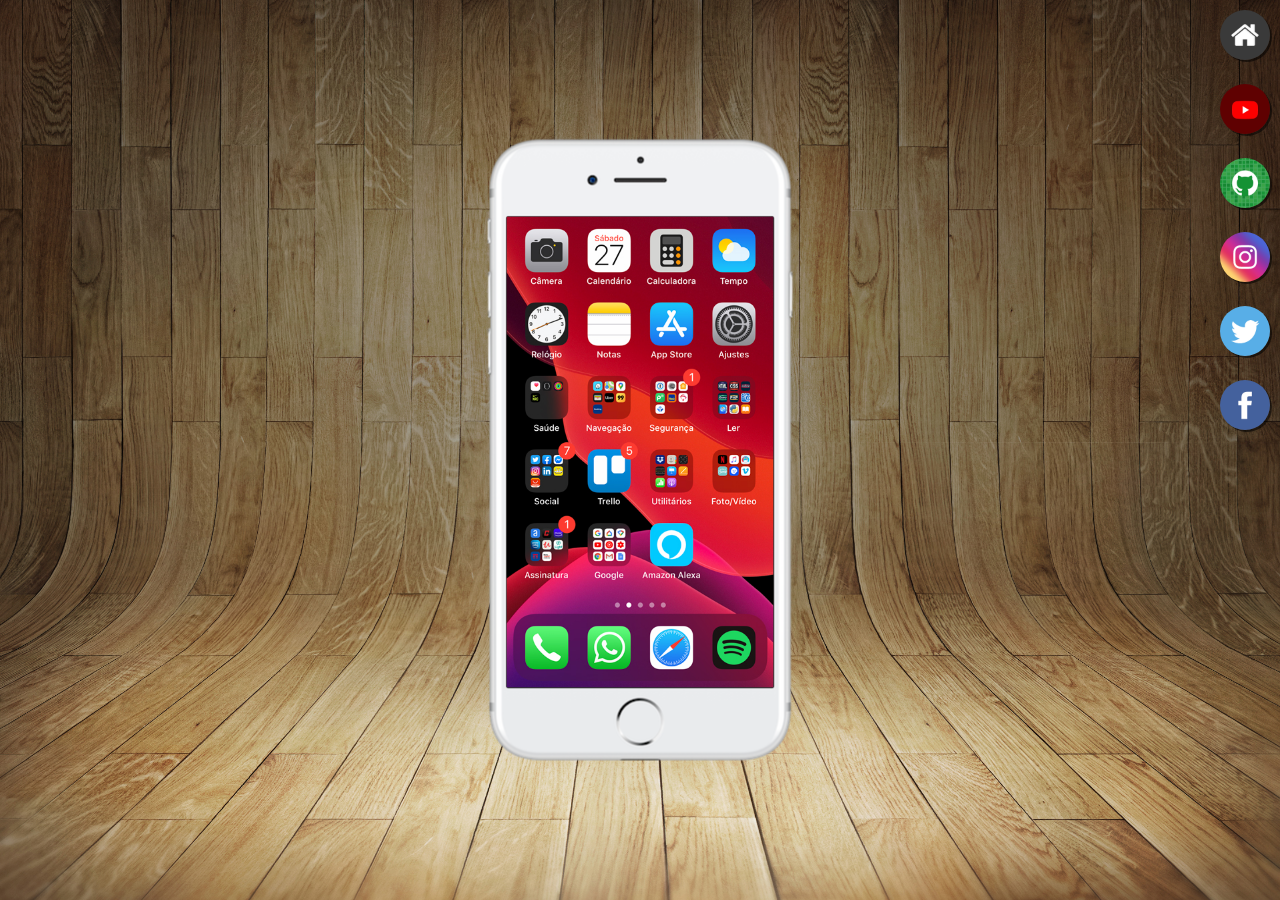
<file: index.html>
<!DOCTYPE html>
<html lang="en">
<head>
    <meta charset="UTF-8">
    <meta name="viewport" content="width=device-width, initial-scale=1.0">
    <link rel="shortcut icon" href="favicon.ico" type="image/x-icon">
    <link rel="stylesheet" href="estilos/style.css">
    <title>Projeto Redes Sociais</title>
</head>
<body>
    <main>
        <section id="telefone">
            <iframe src="home.html" name="tela" id="tela" frameborder="0"></iframe>
        </section>
        <section id="redes-sociais">
            <a href="home.html" target="tela"><img src="imagens/logo-home.jpg" alt="home"></a><br>
            <a href="youtube.html" target="tela"><img src="imagens/logo-youtube.jpg" alt="Logo youtube"></a><br>
            <a href="github.html" target="tela"><img src="imagens/logo-github.jpg" alt="Logo Github"></a><br>
            <a href="instagram.html" target="tela"><img src="imagens/logo-instagram.jpg" alt="Logo Instagram"></a><br>
            <a href="twitter.html" target="tela"><img src="imagens/logo-twitter.jpg" alt="Logo Twitter"></a><br>
            <a href="facebook.html" target="tela"><img src="imagens/logo-facebook.jpg" alt="Logo Facebook"></a><br>
        </section>
    </main>
</body>
</html>
</file>
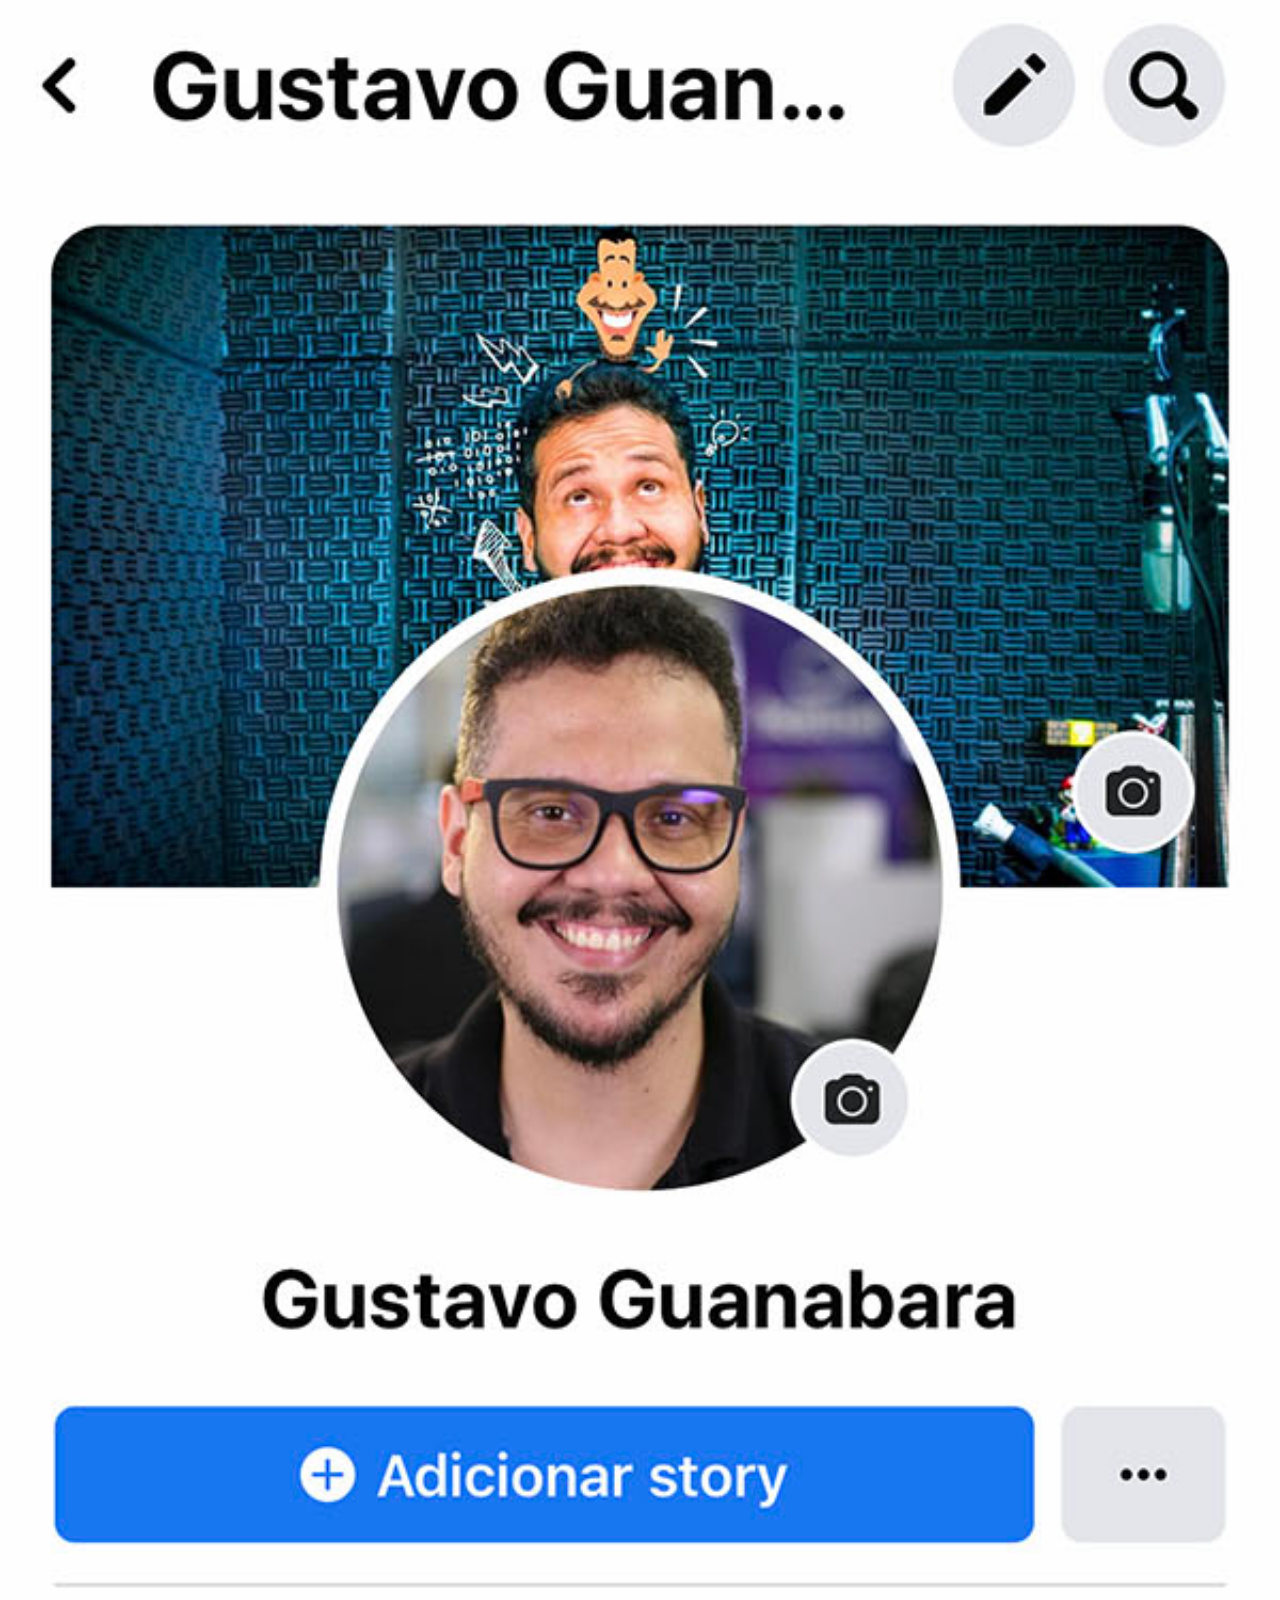
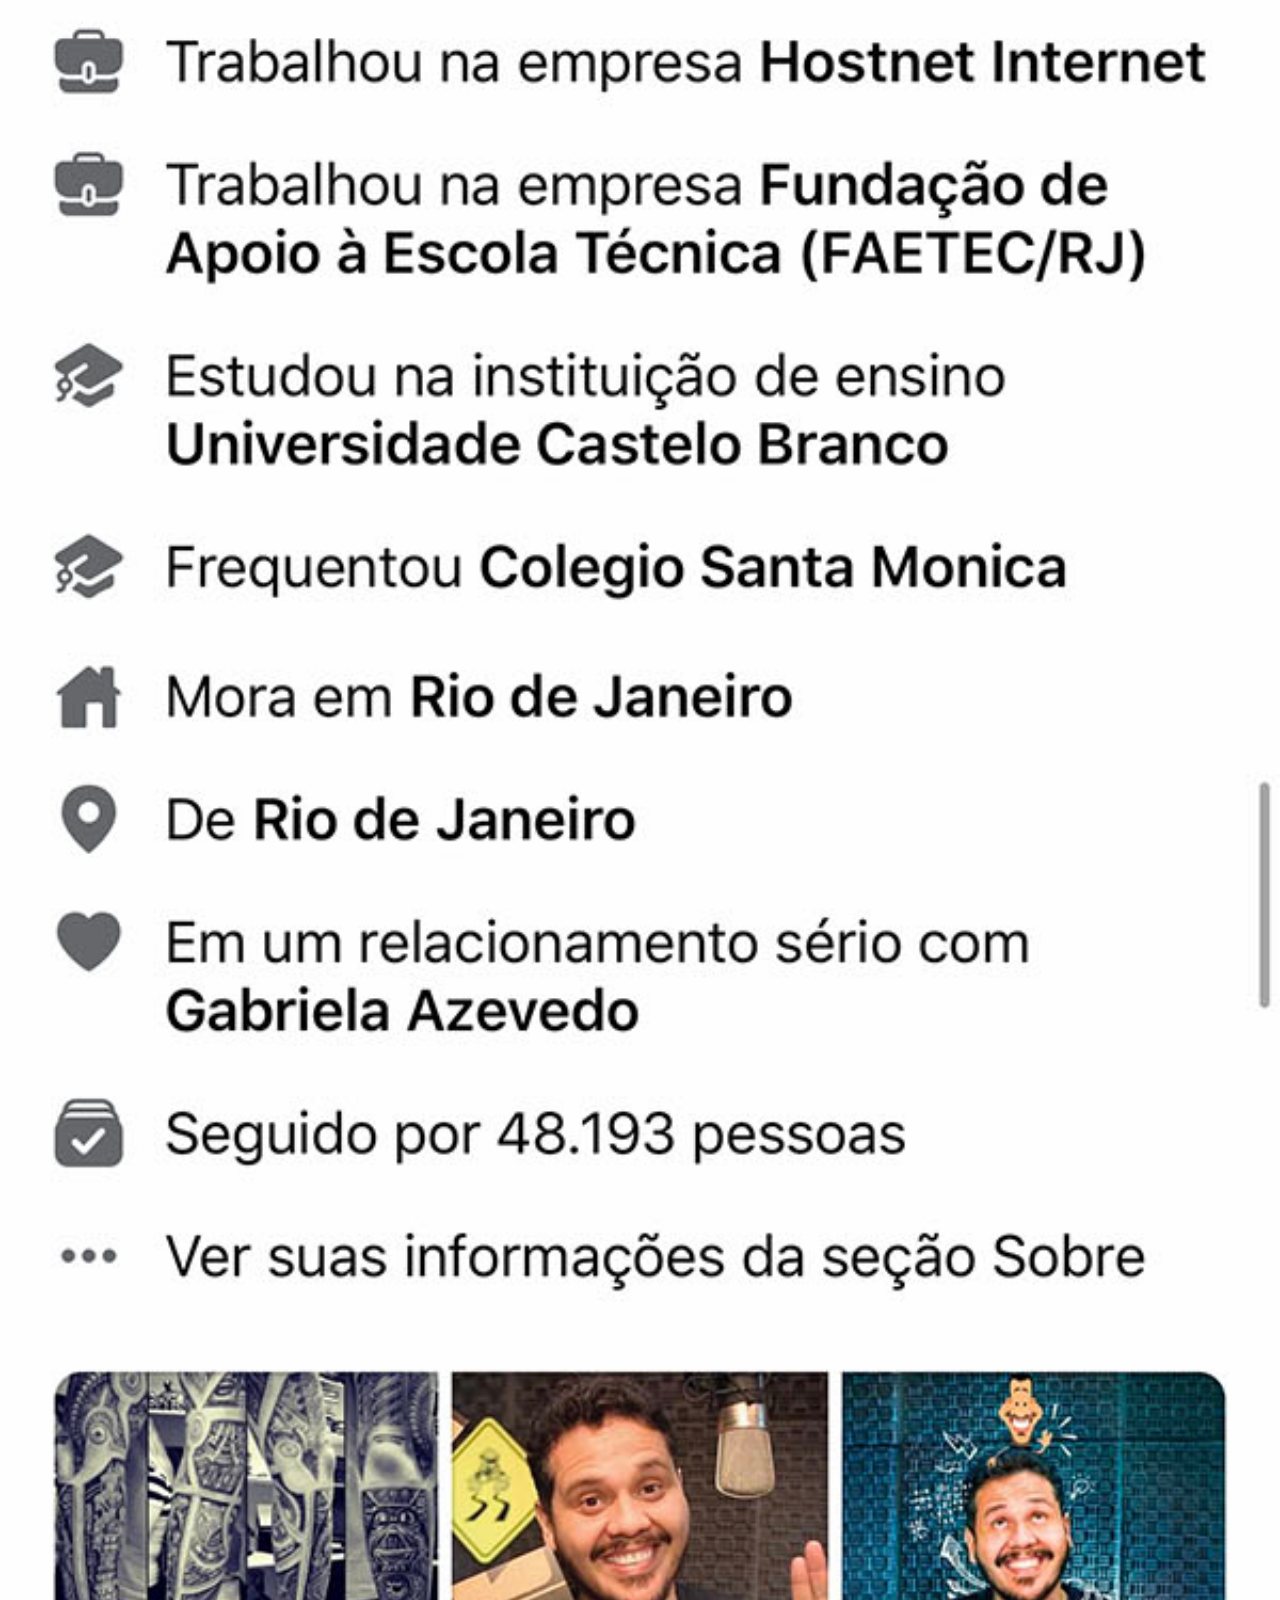
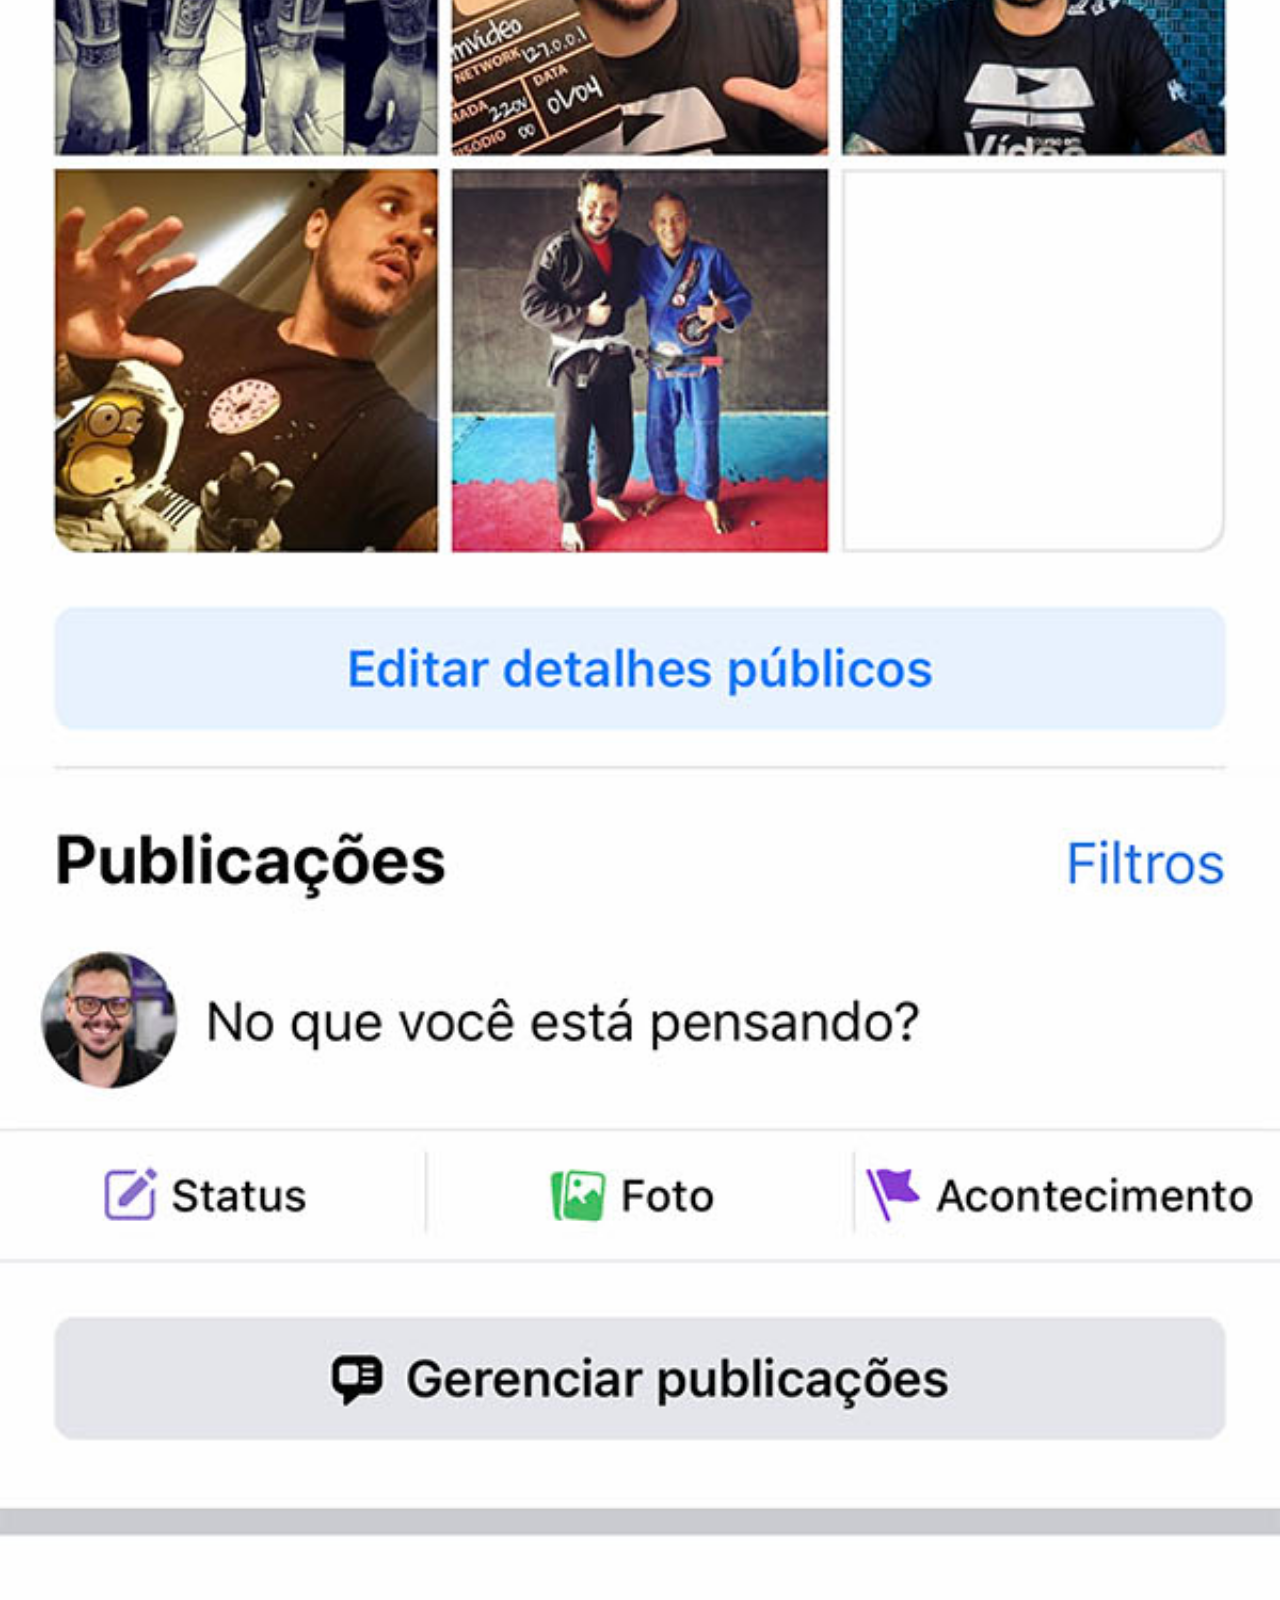
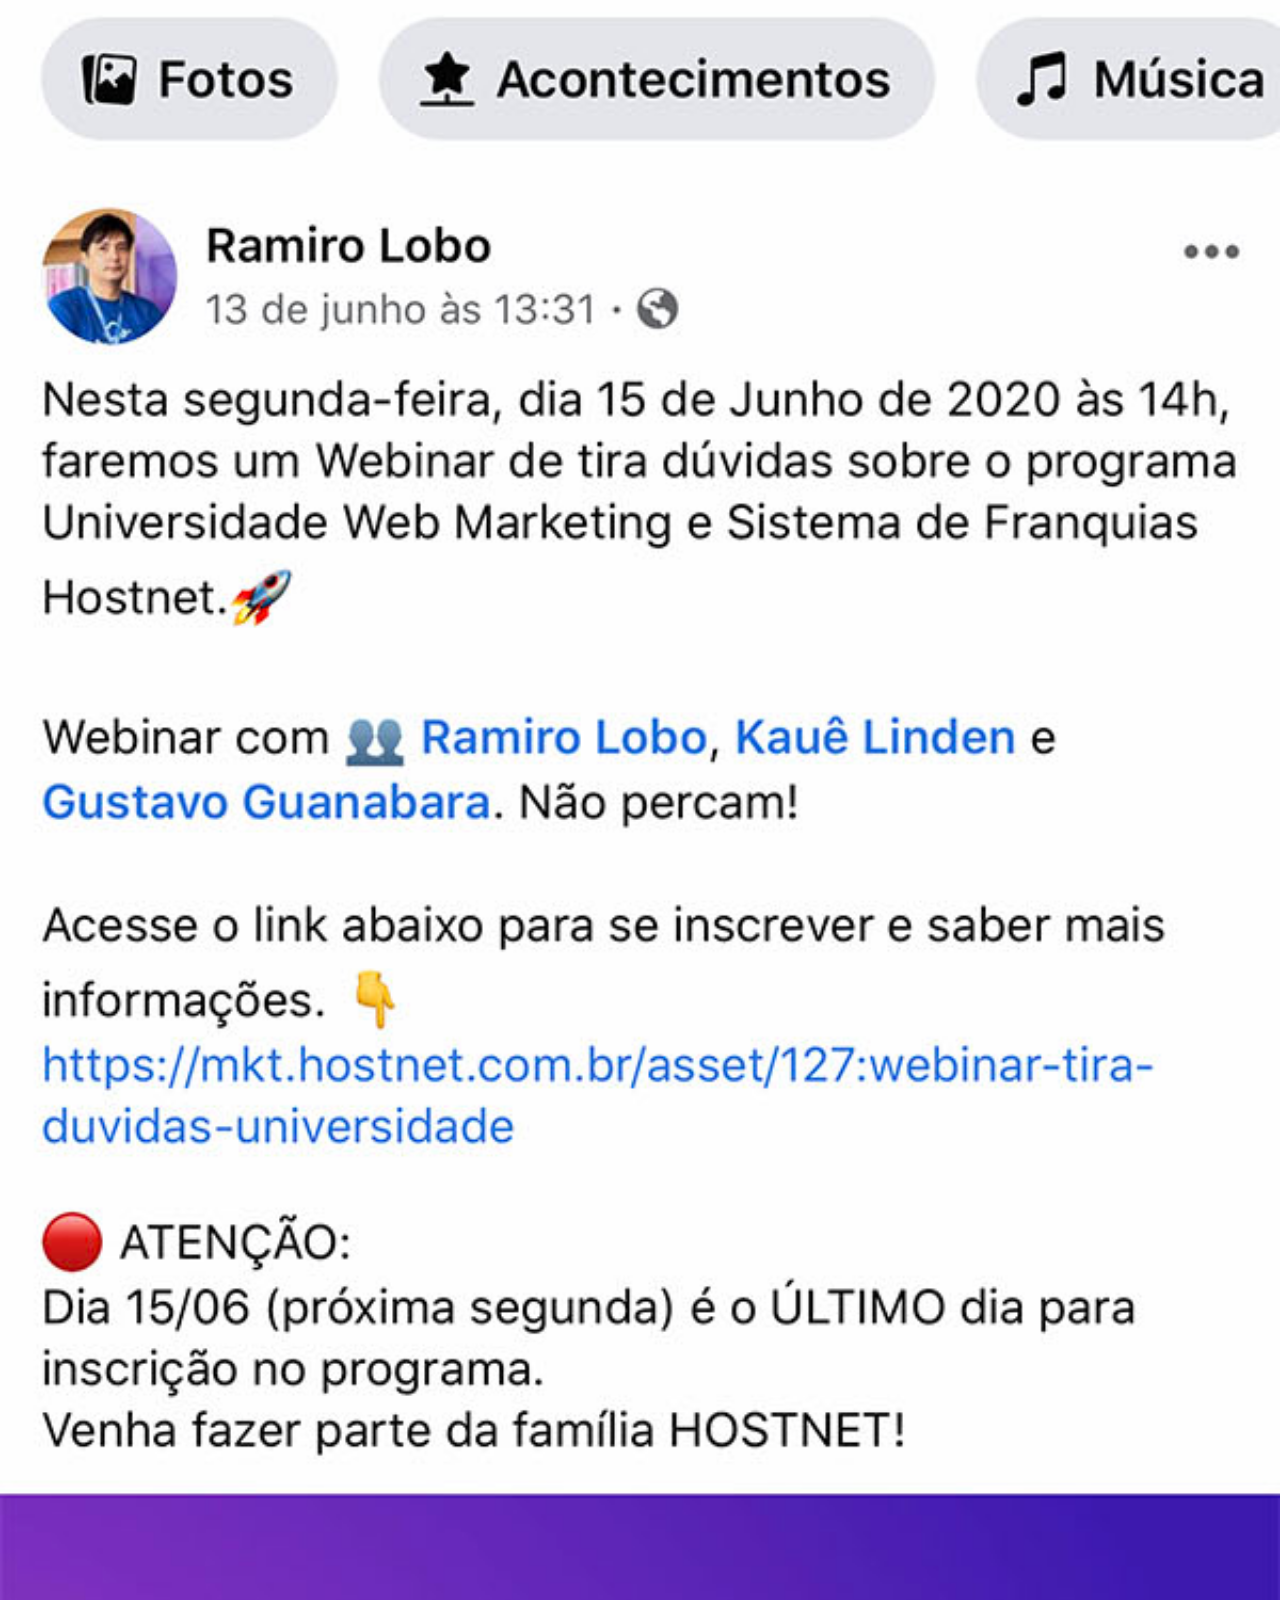
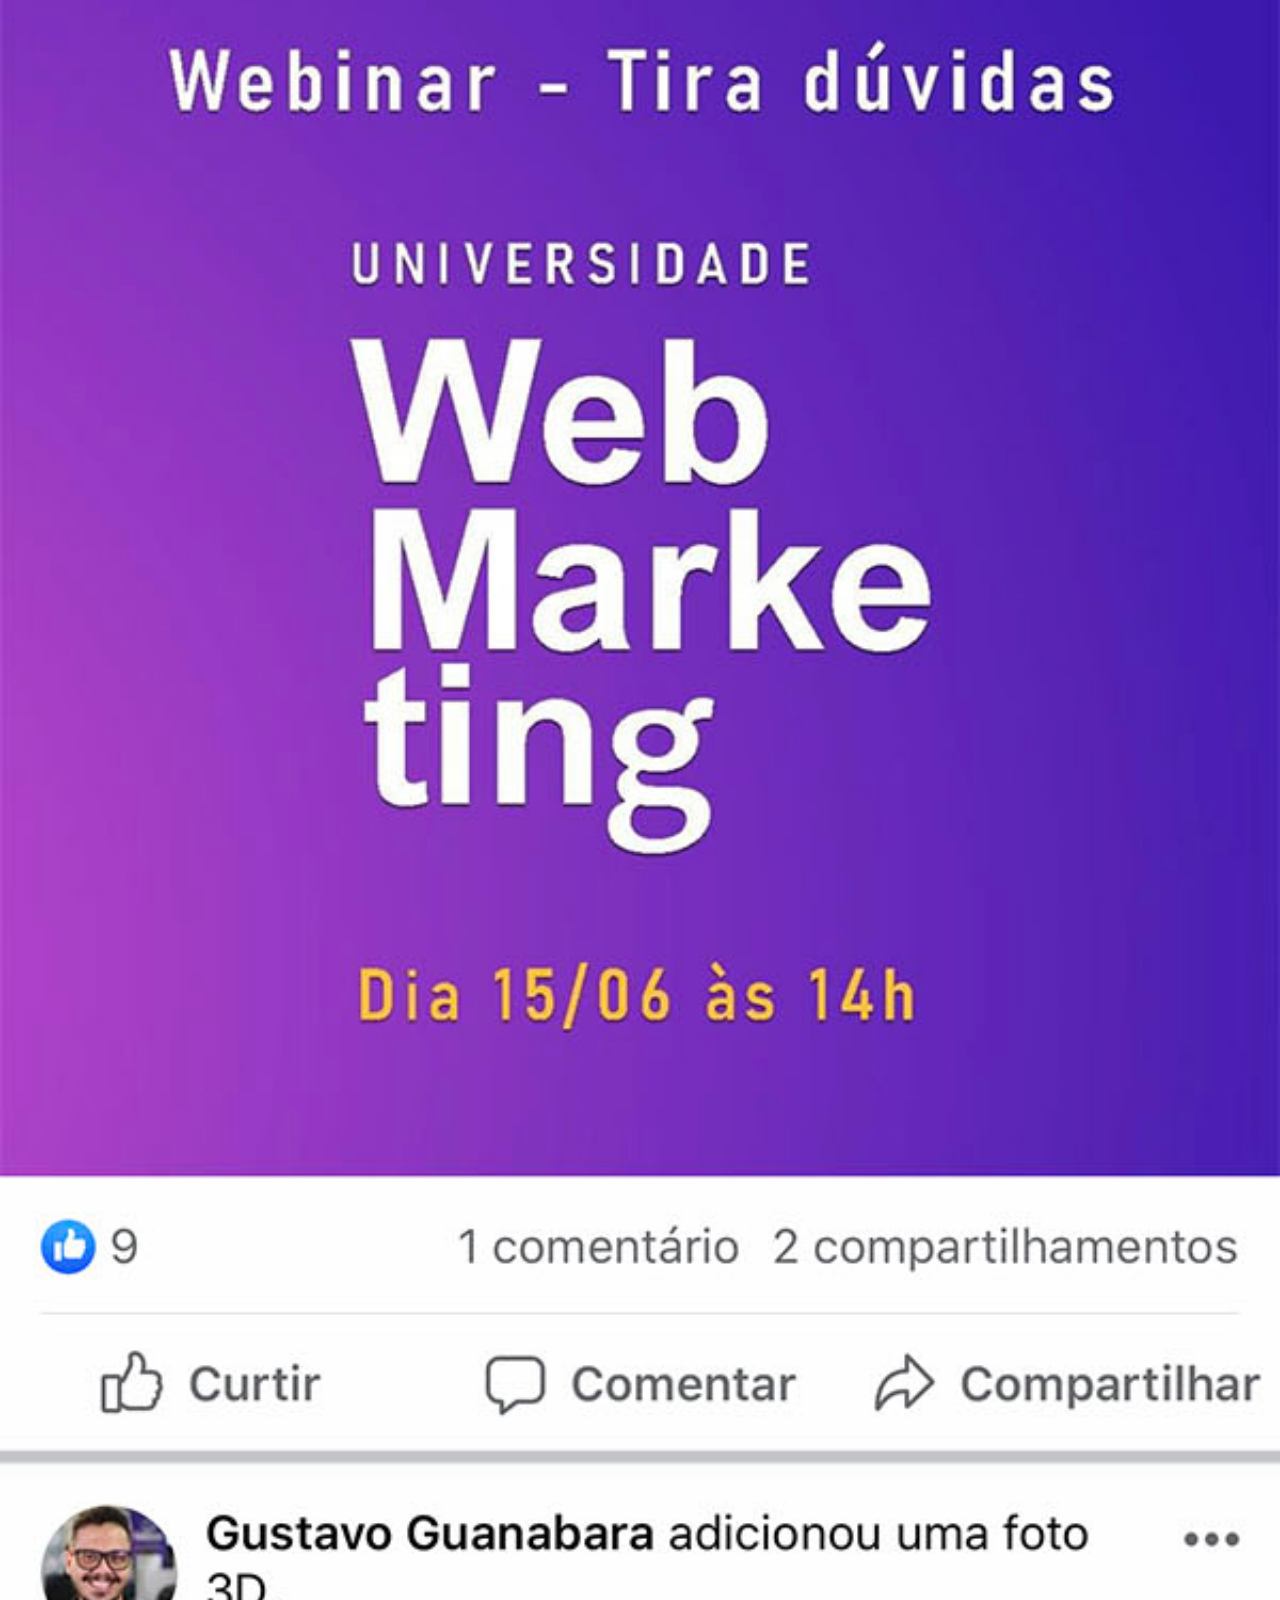
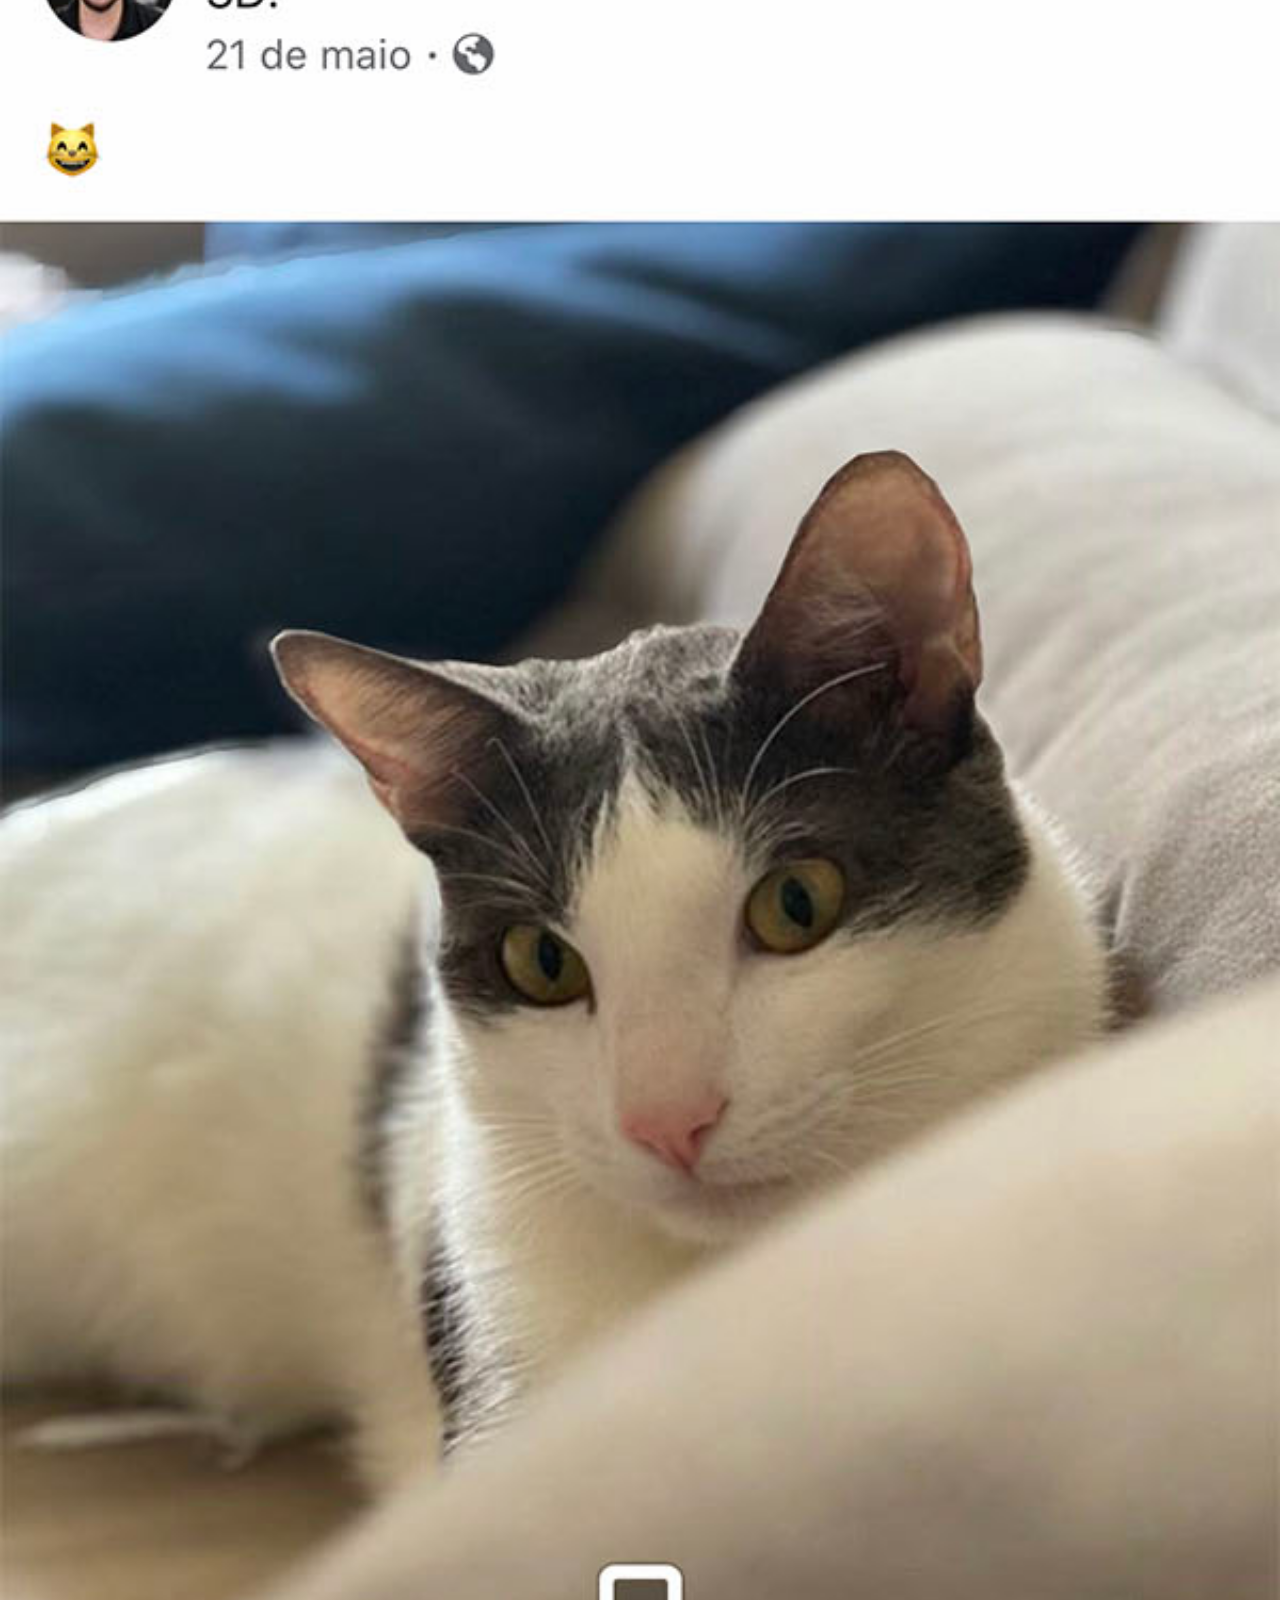
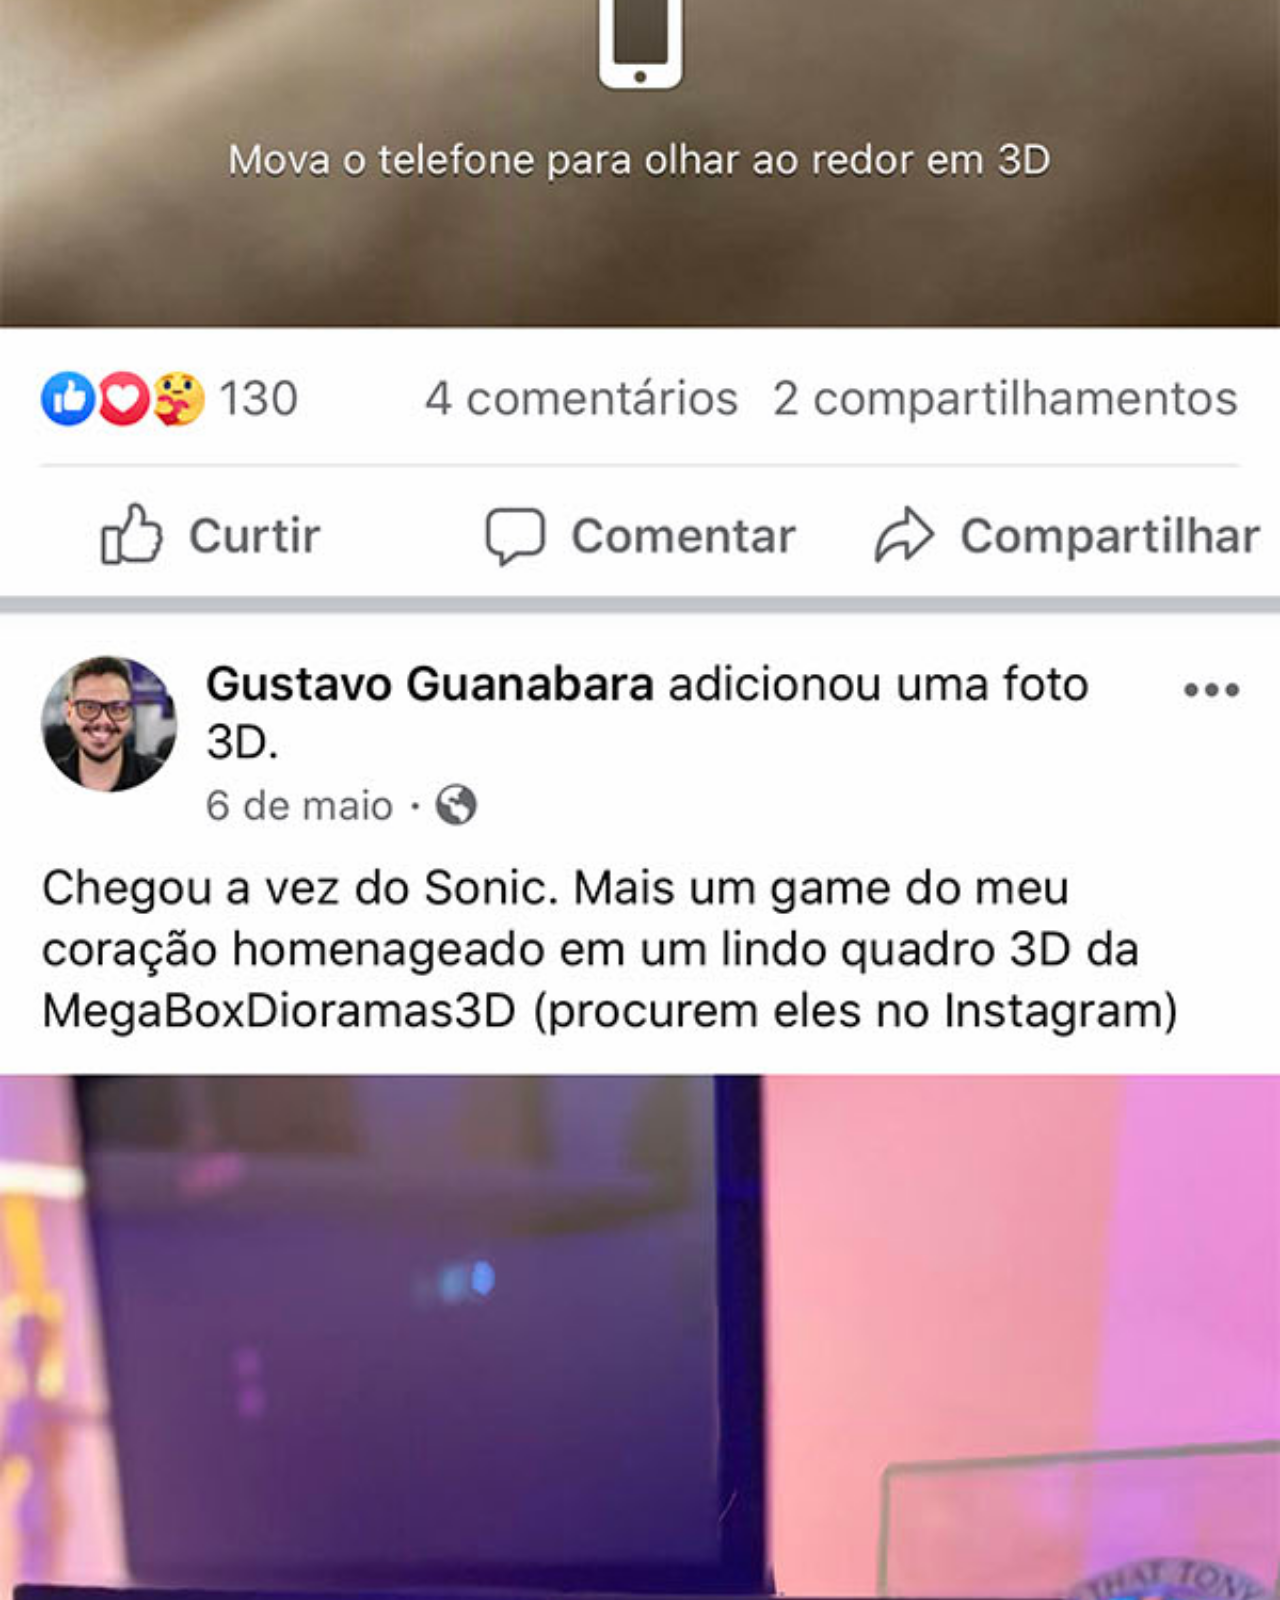
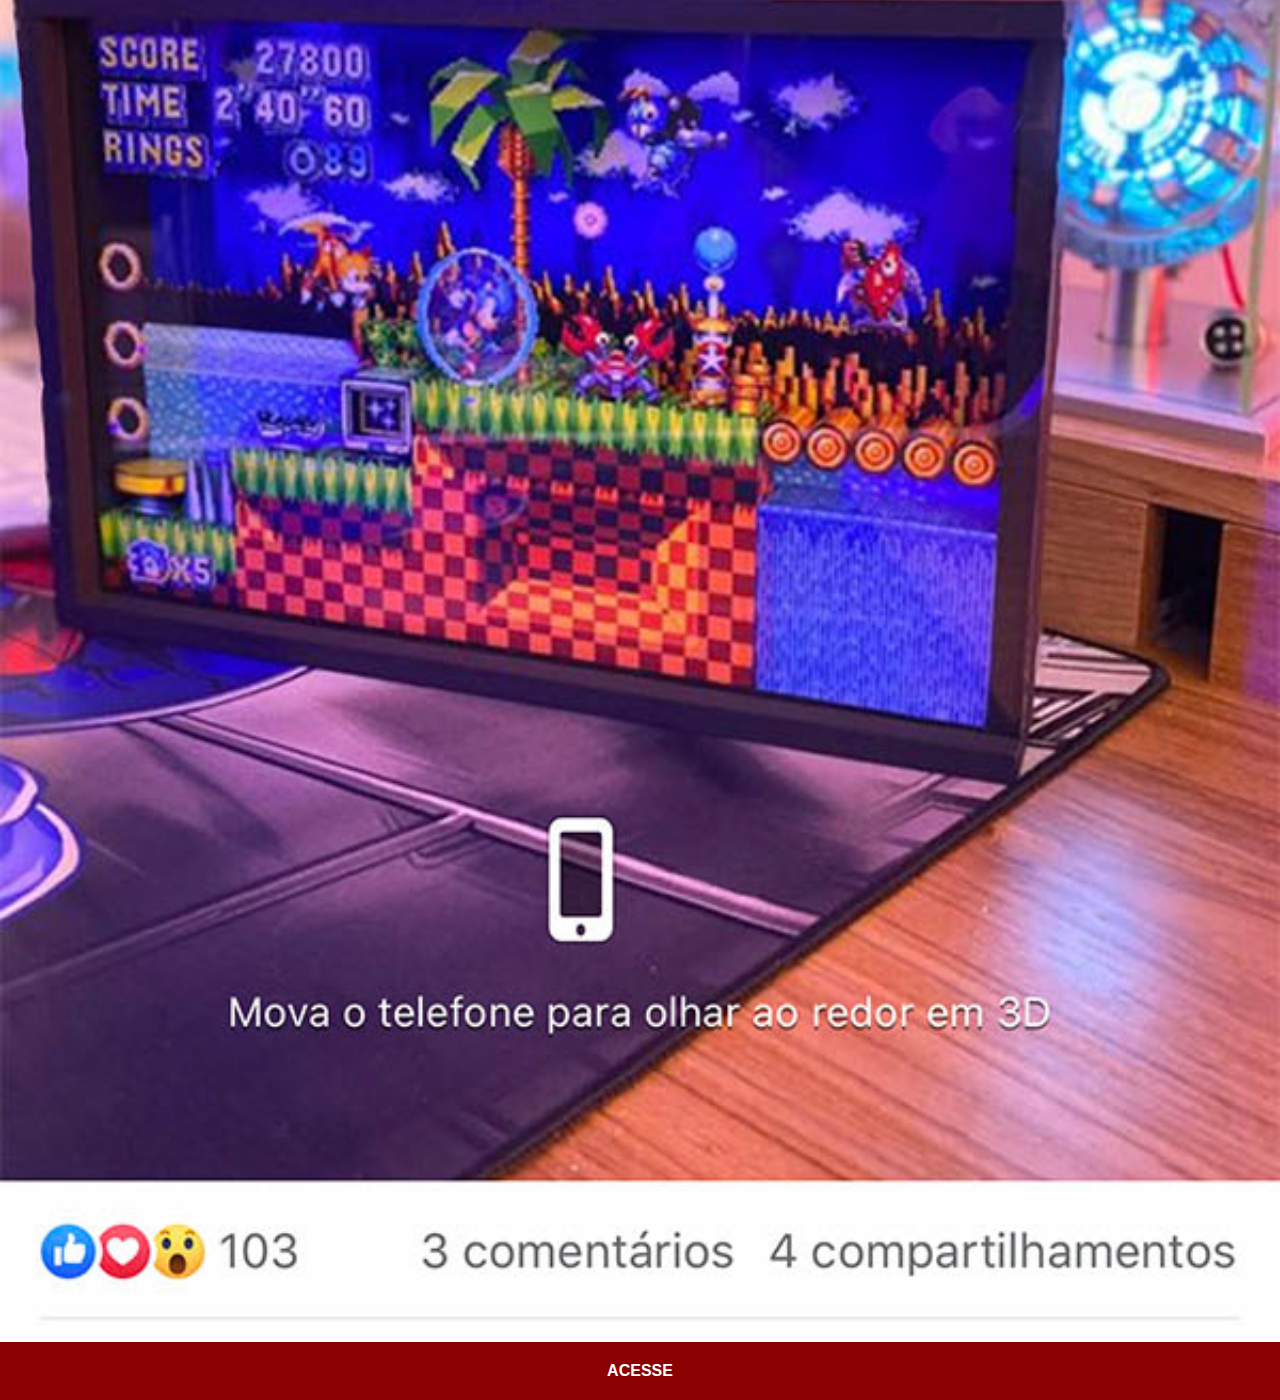
<file: facebook.html>
<!DOCTYPE html>
<html lang="en">
<head>
    <meta charset="UTF-8">
    <meta name="viewport" content="width=device-width, initial-scale=1.0">
    <title>Facebook</title>
    <link rel="stylesheet" href="estilos/social.css">
</head>
<body>
    <img src="imagens/tela-facebook.jpg" alt="Facebook">
    <a href="#" target="_blank">ACESSE</a>
</body>
</html>
</file>
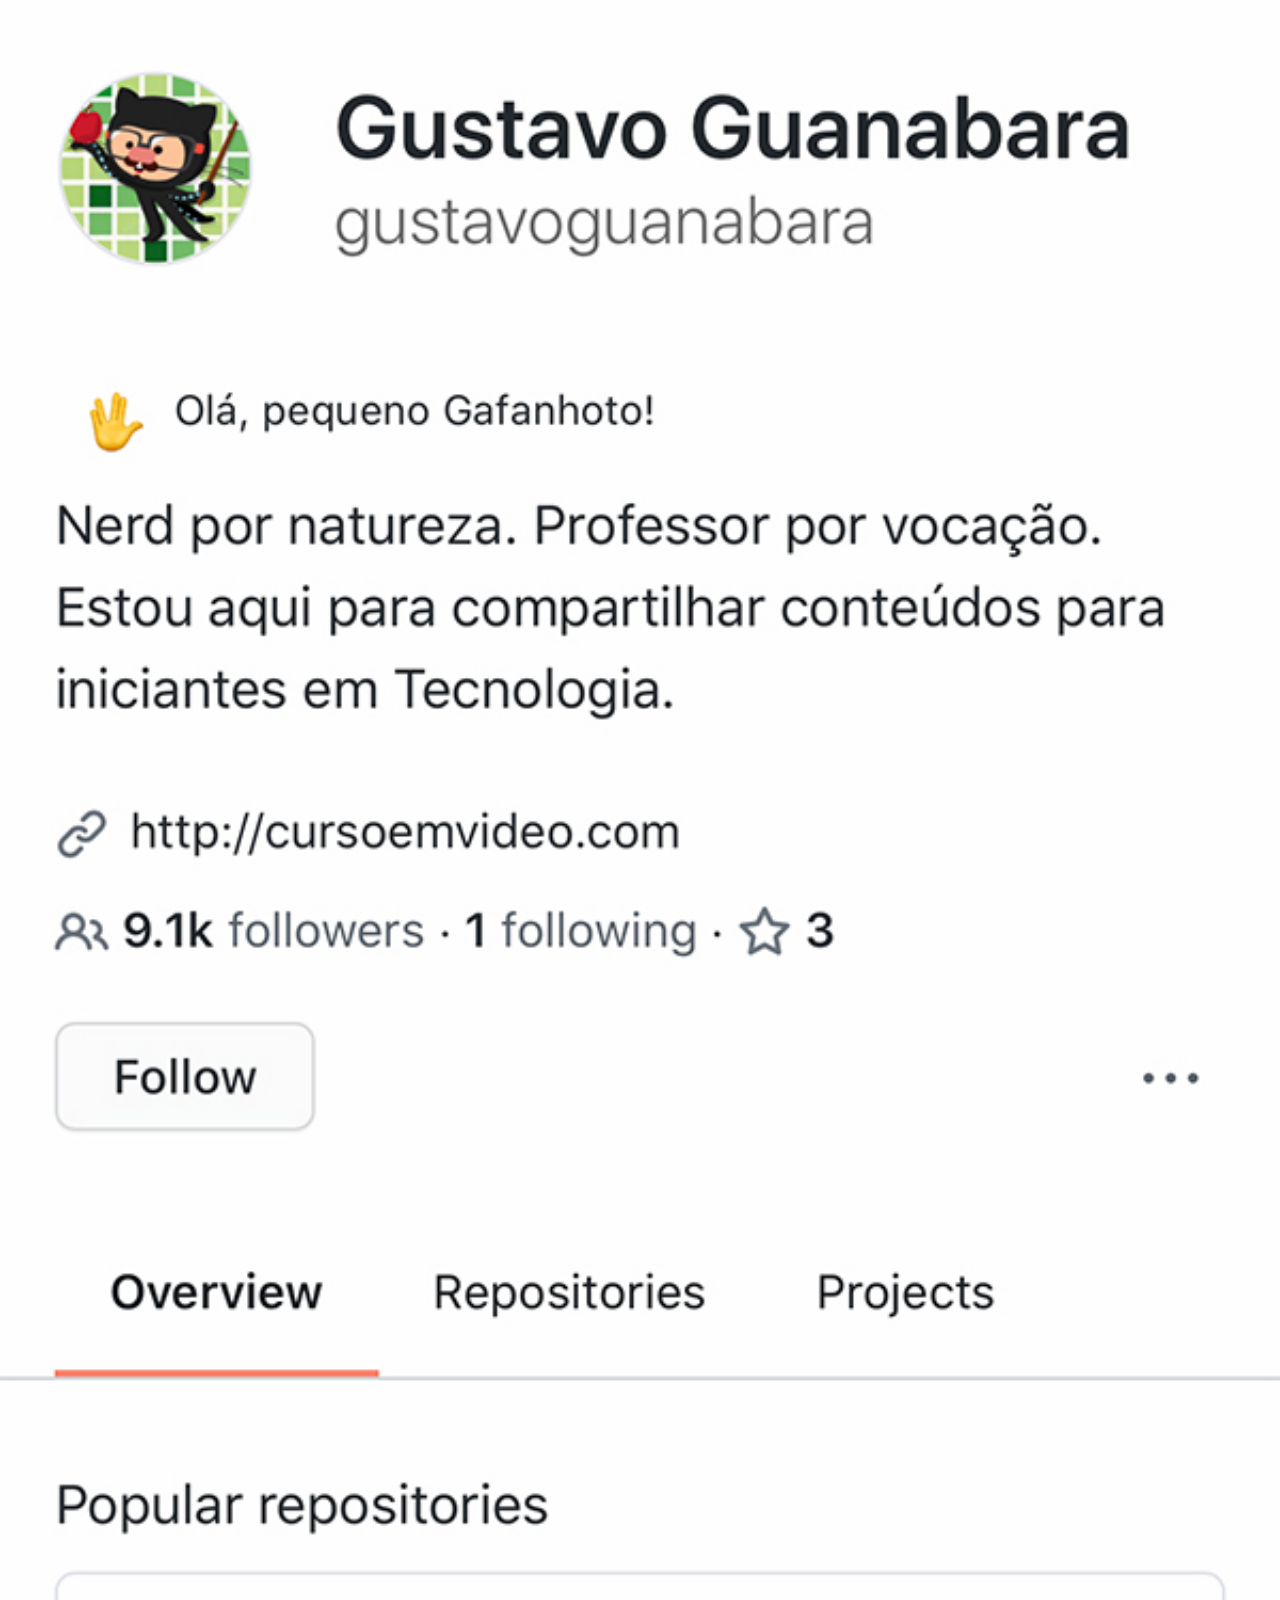
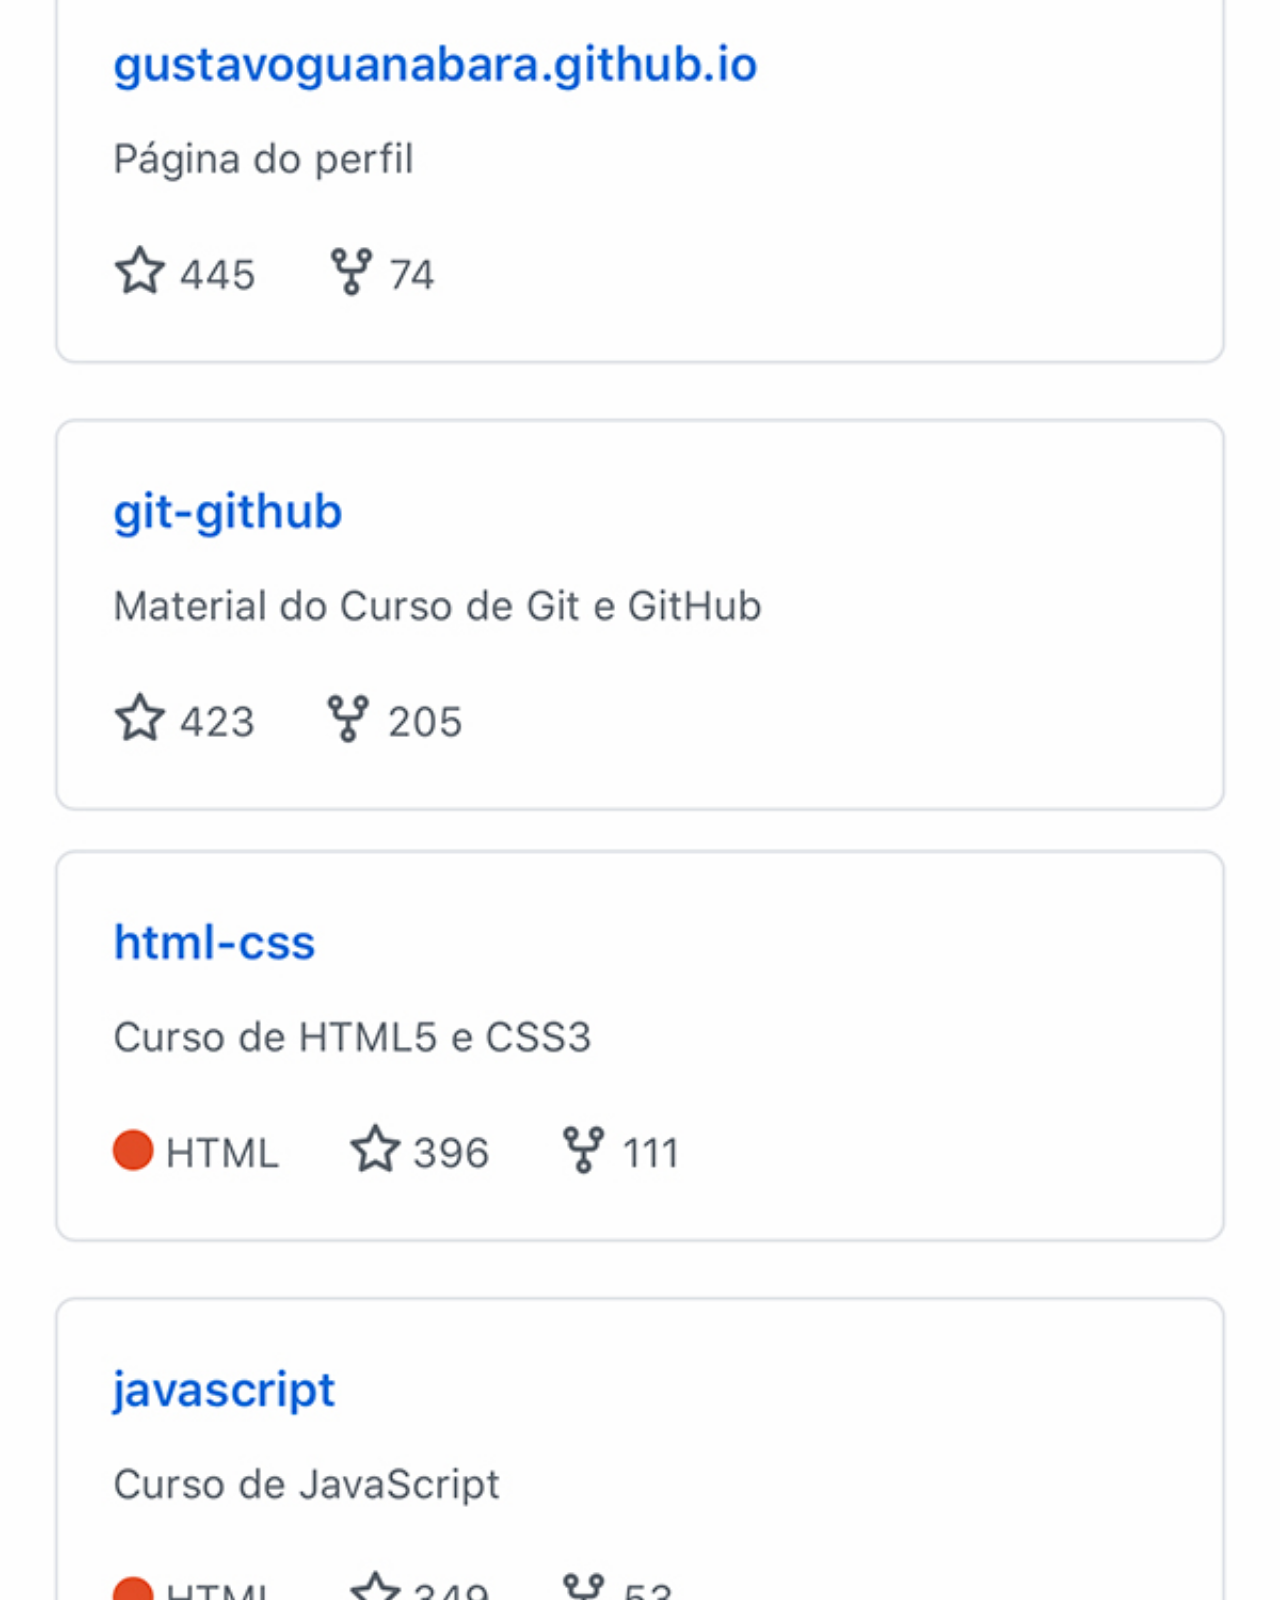
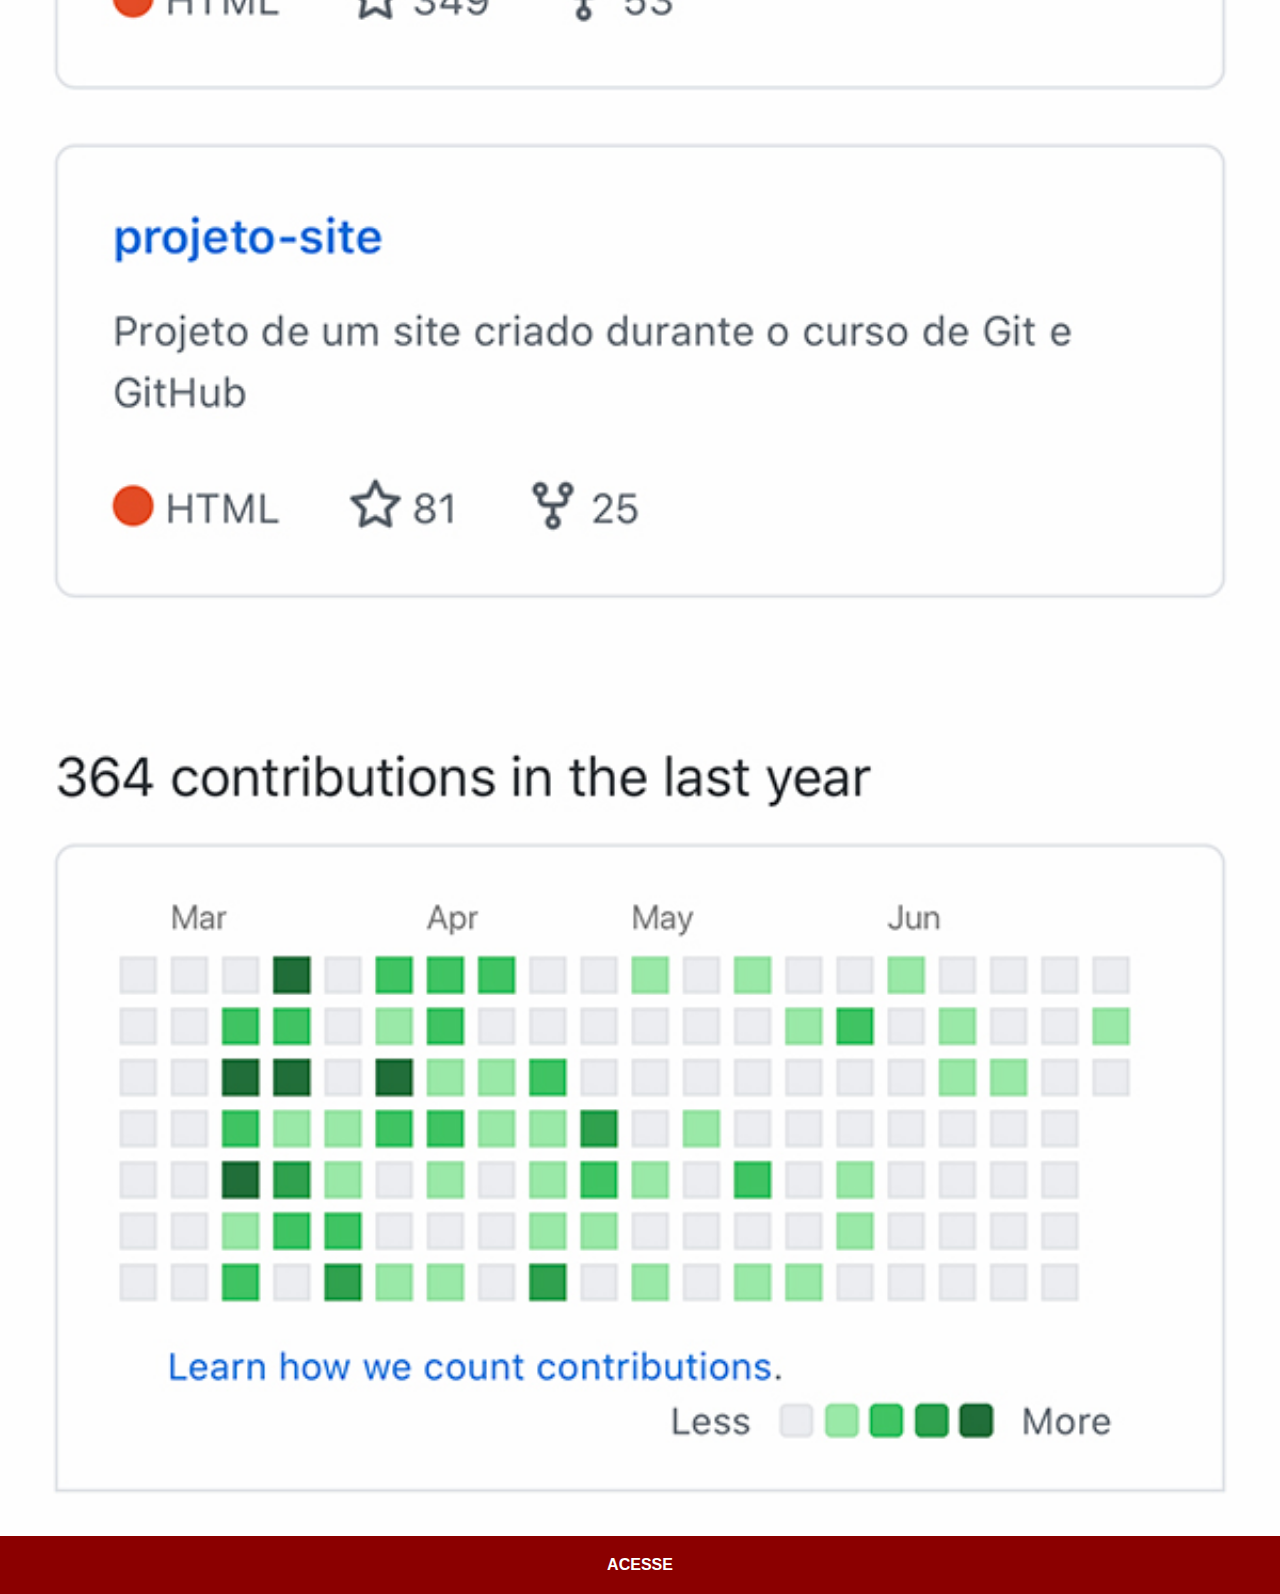
<file: github.html>
<!DOCTYPE html>
<html lang="en">
<head>
    <meta charset="UTF-8">
    <meta name="viewport" content="width=device-width, initial-scale=1.0">
    <title>Github</title>
    <link rel="stylesheet" href="estilos/social.css">
</head>
<body>
    <img src="imagens/tela-github.jpg" alt="Github">
    <a href="https://github.com/Felpss14" target="_blank">ACESSE</a>
</body>
</html>
</file>
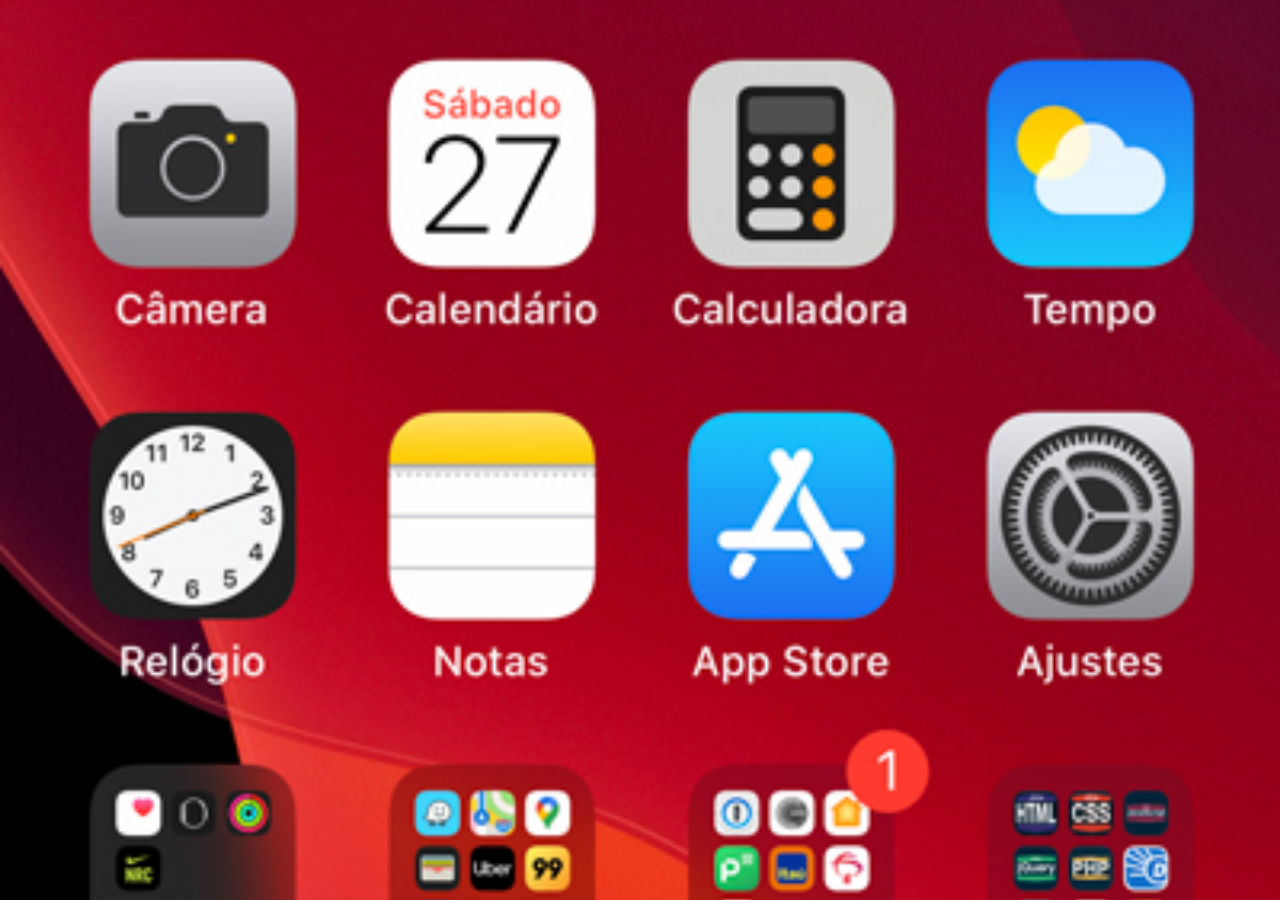
<file: home.html>
<!DOCTYPE html>
<html lang="en">
<head>
    <meta charset="UTF-8">
    <meta name="viewport" content="width=device-width, initial-scale=1.0">
    <title>Home</title>
</head>
<style>
    * {
        margin: 0px;
        padding: 0px;
    }

    body {
        width: 100vw;
        height: 100vh;
        background: black url("imagens/tela-home.jpg") no-repeat top center;
        background-size: cover;
    }
</style>
<body>
    
</body>
</html>
</file>
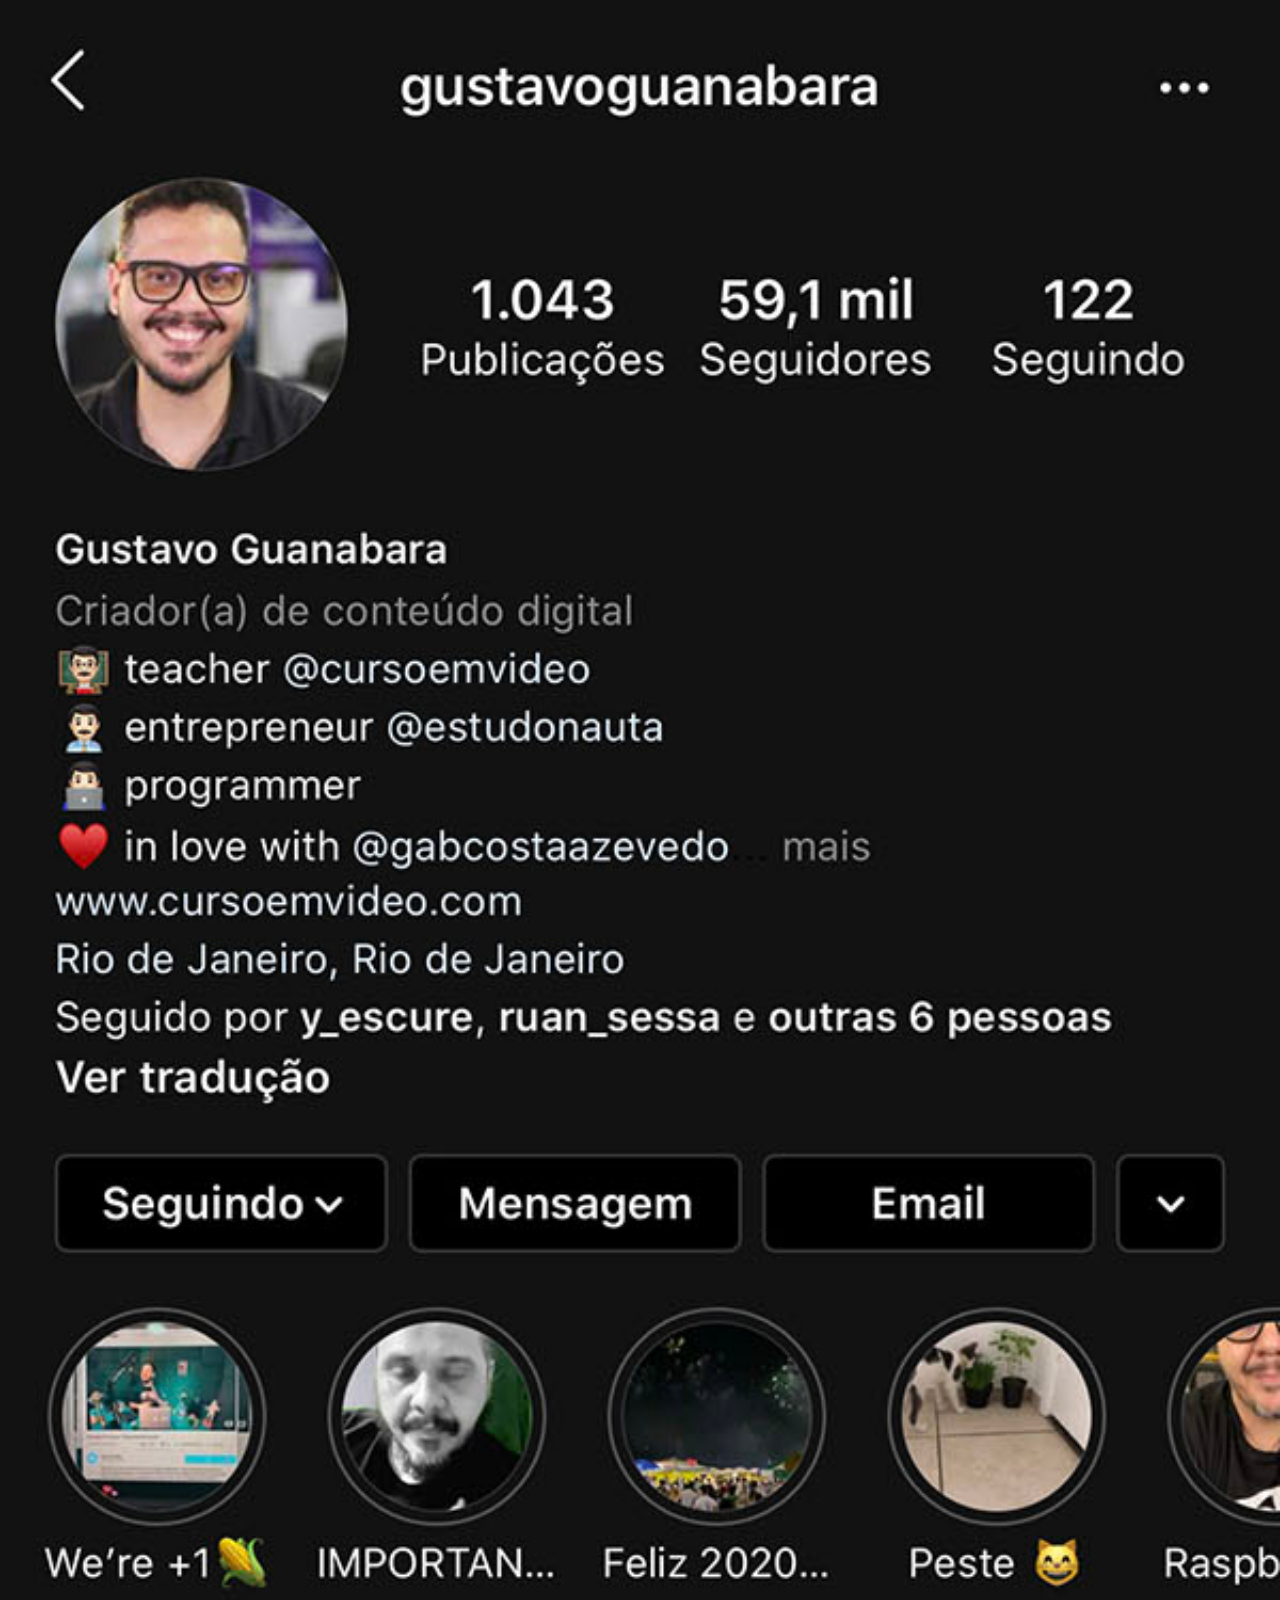
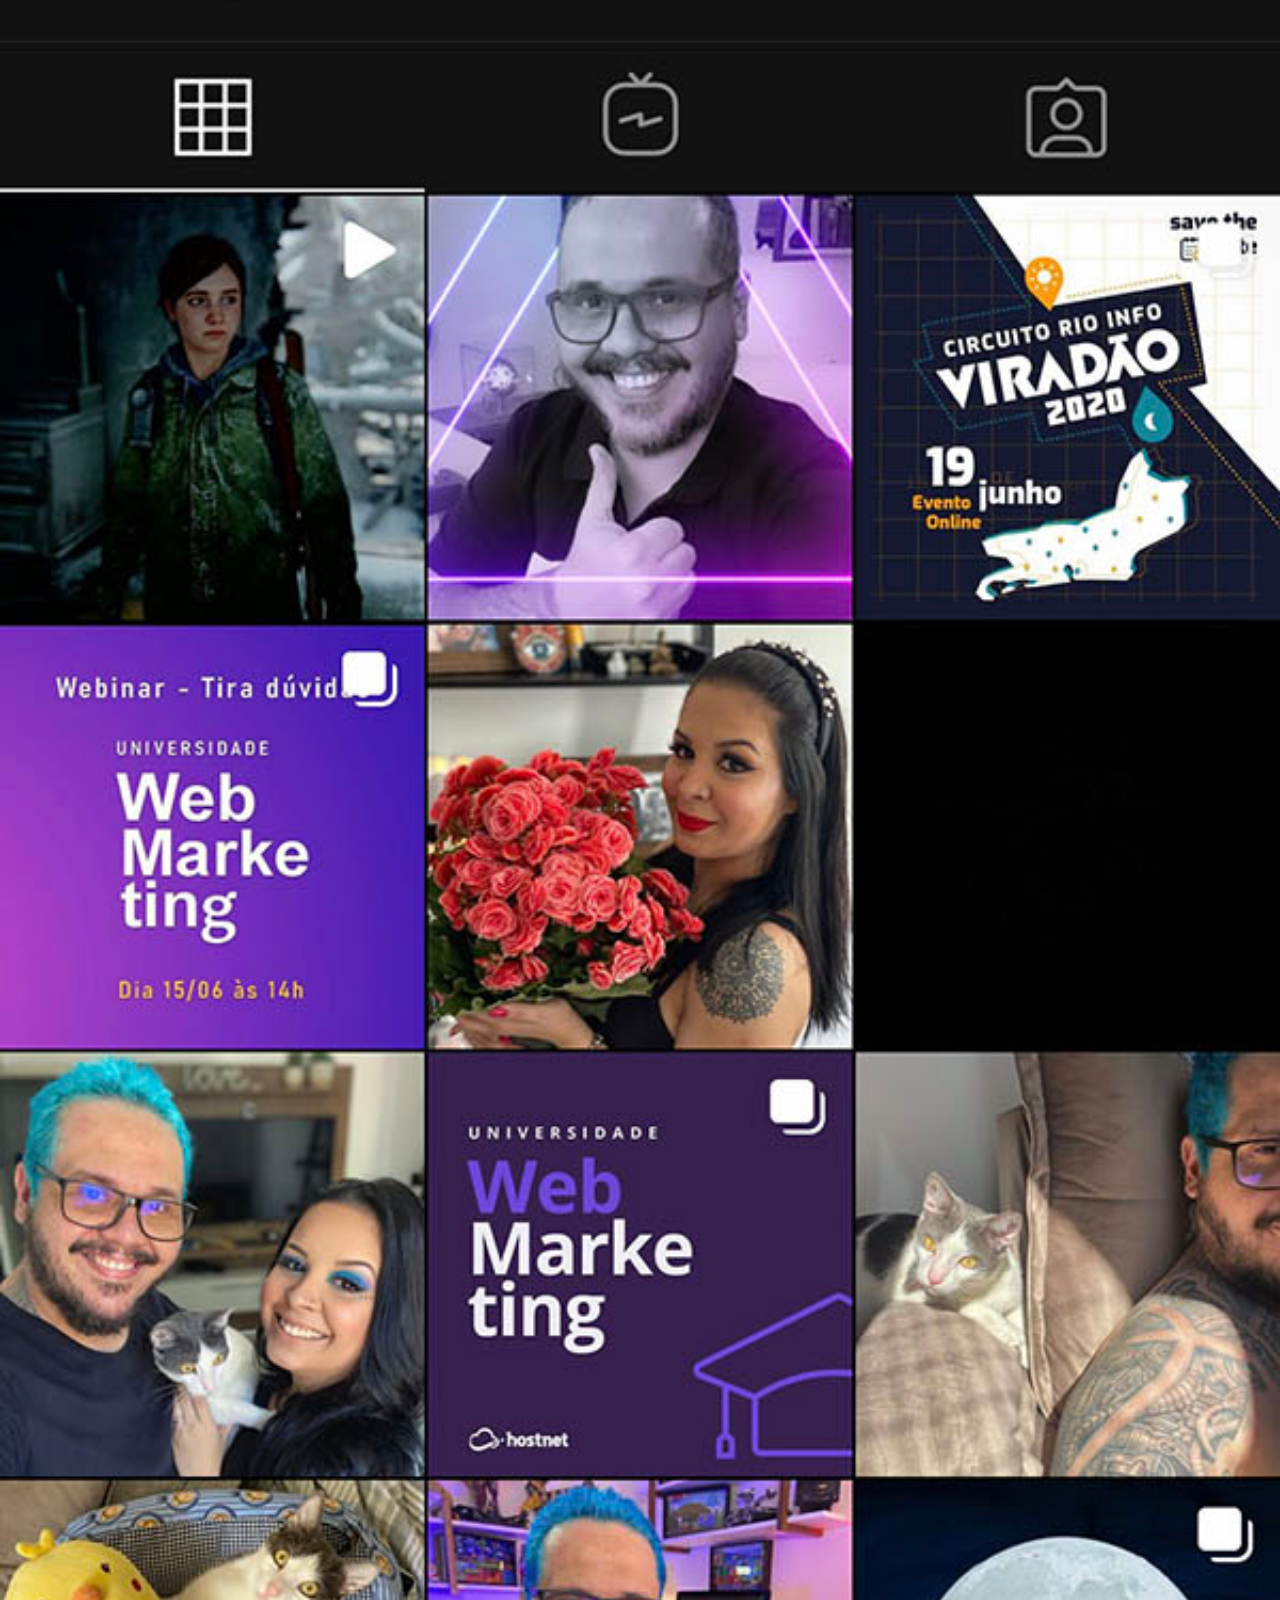
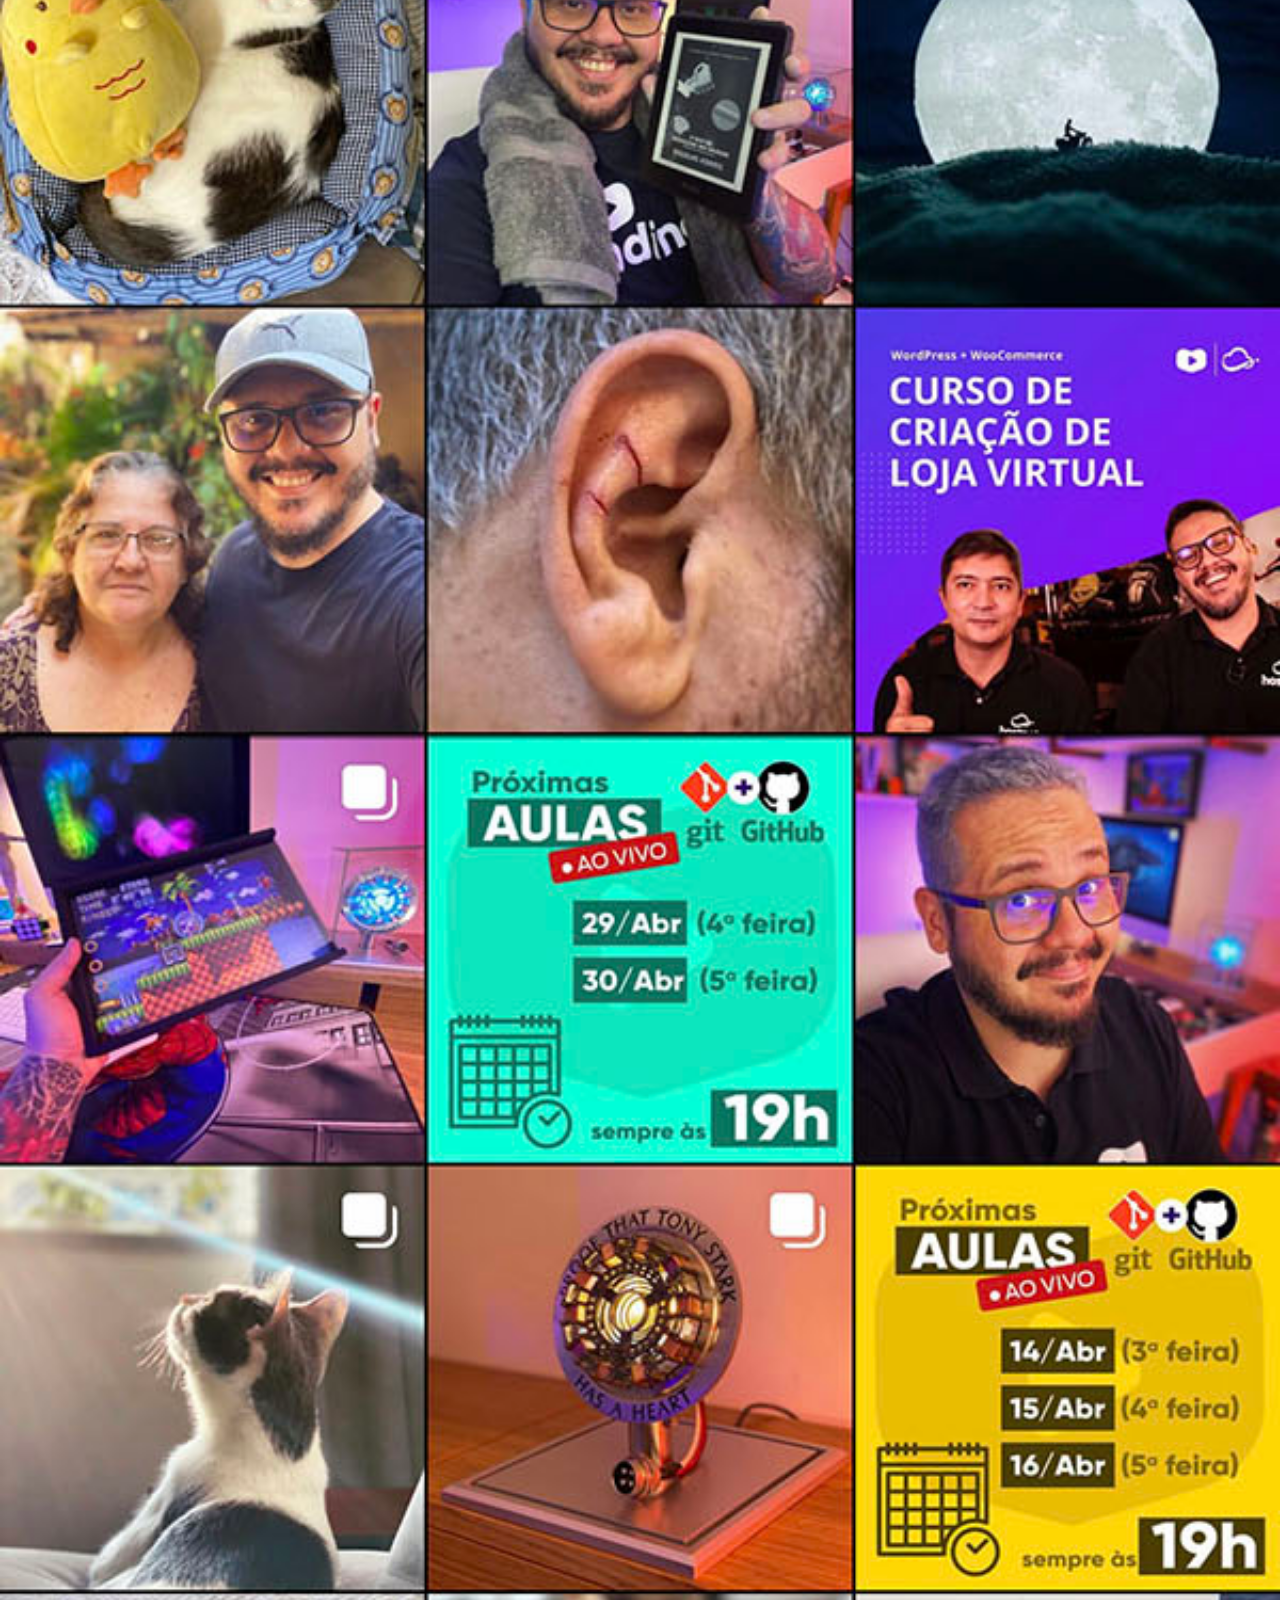
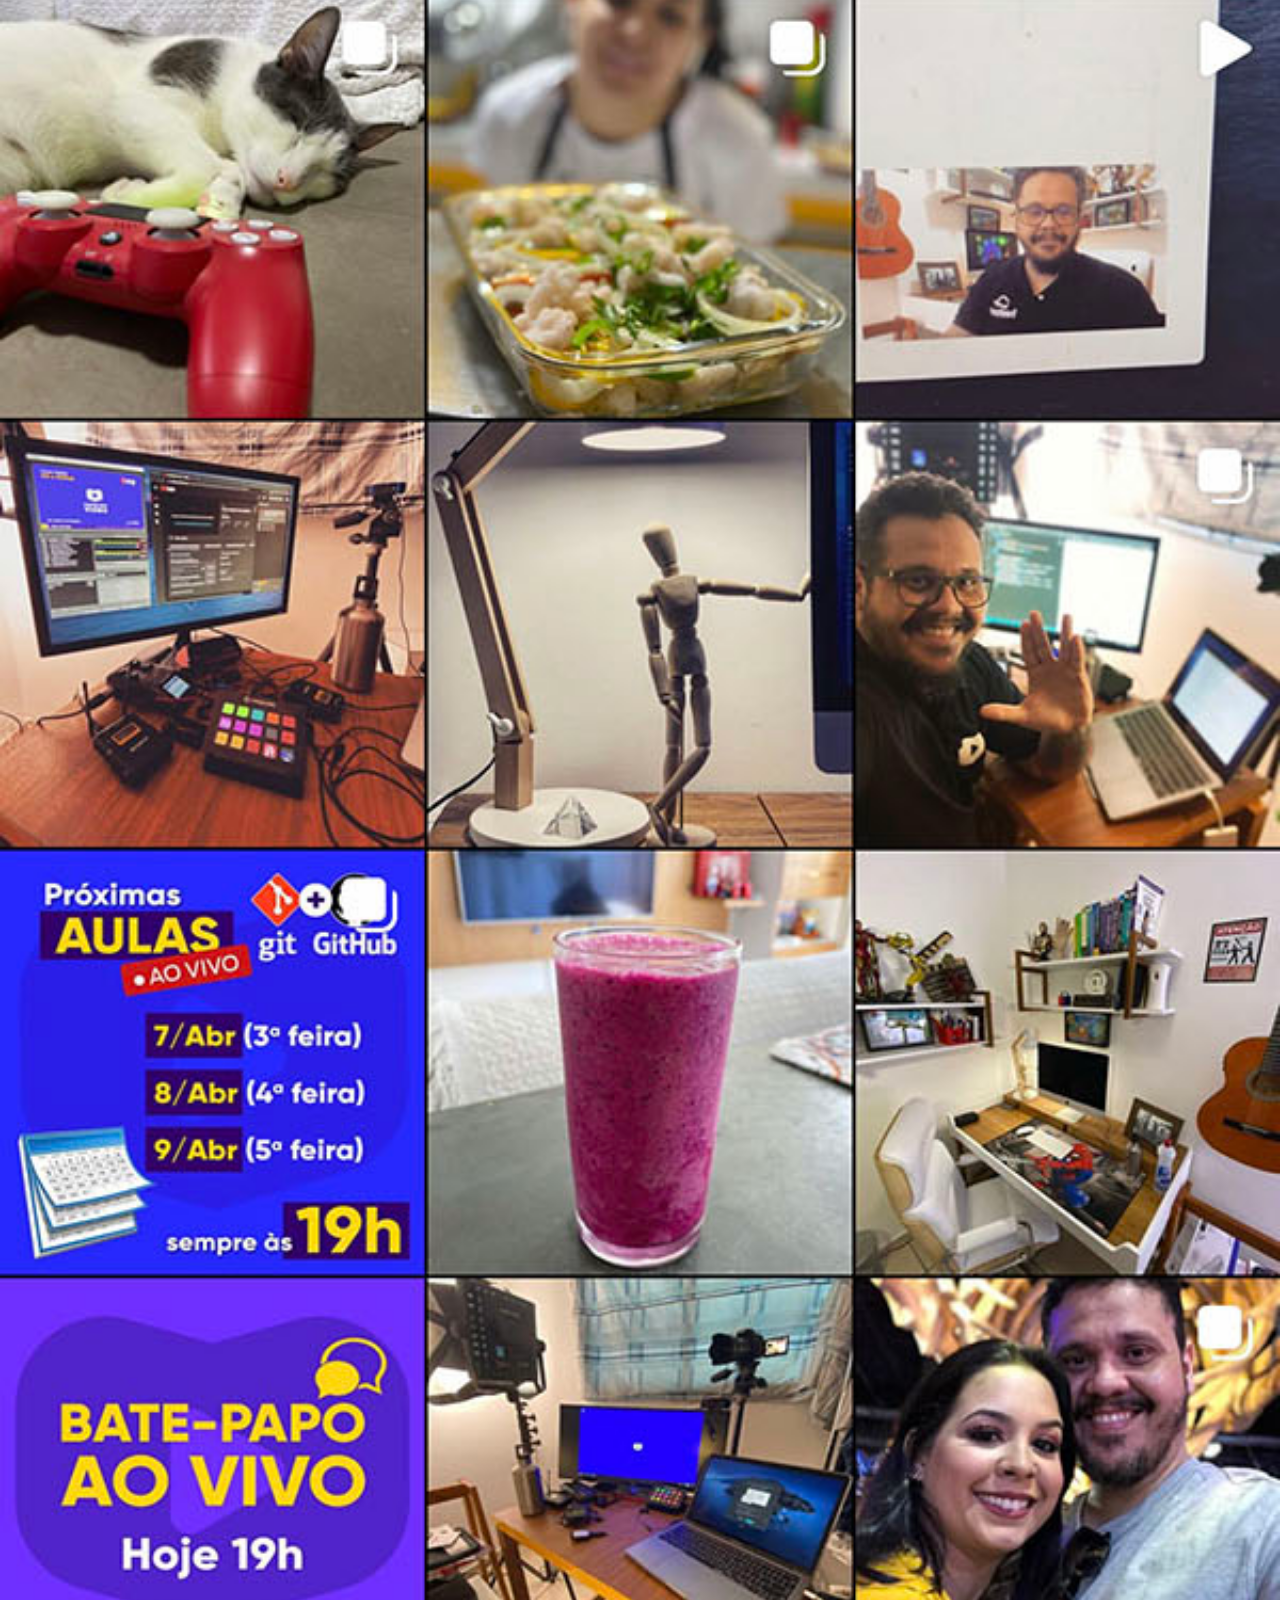
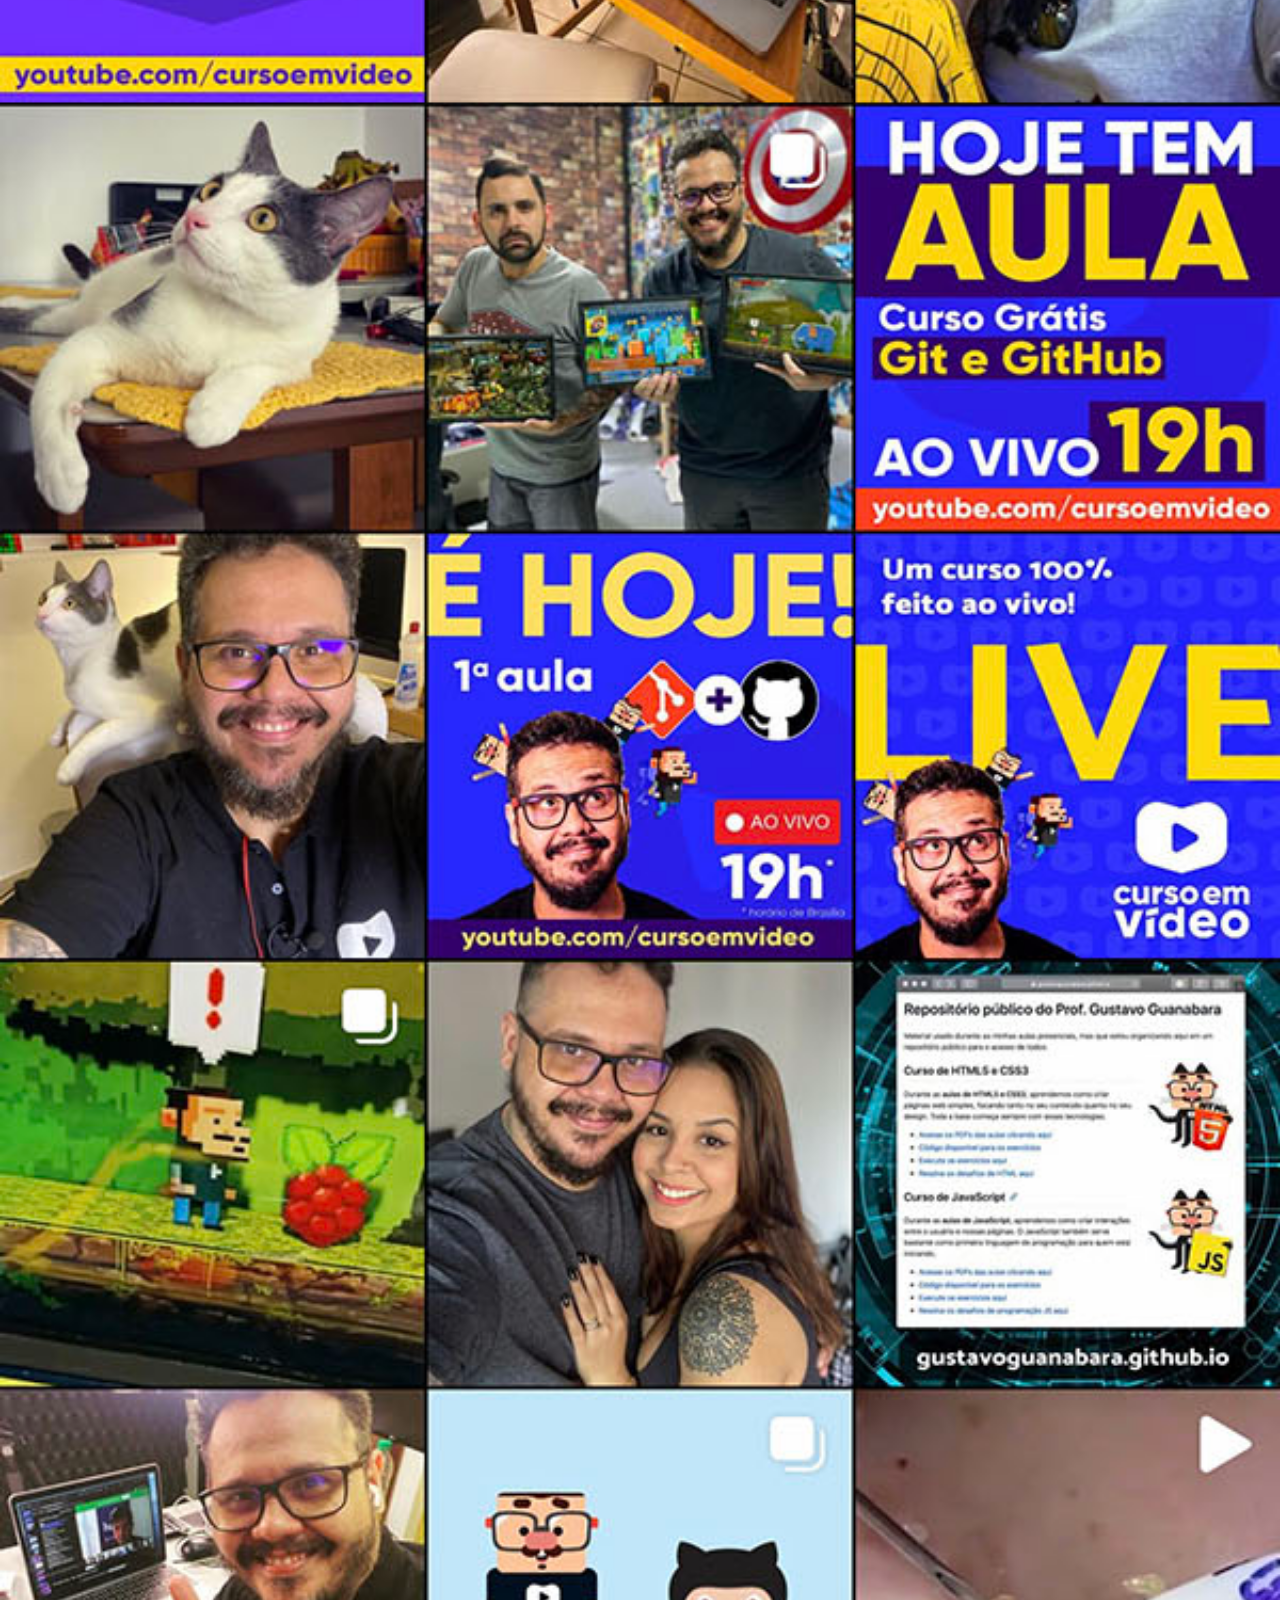
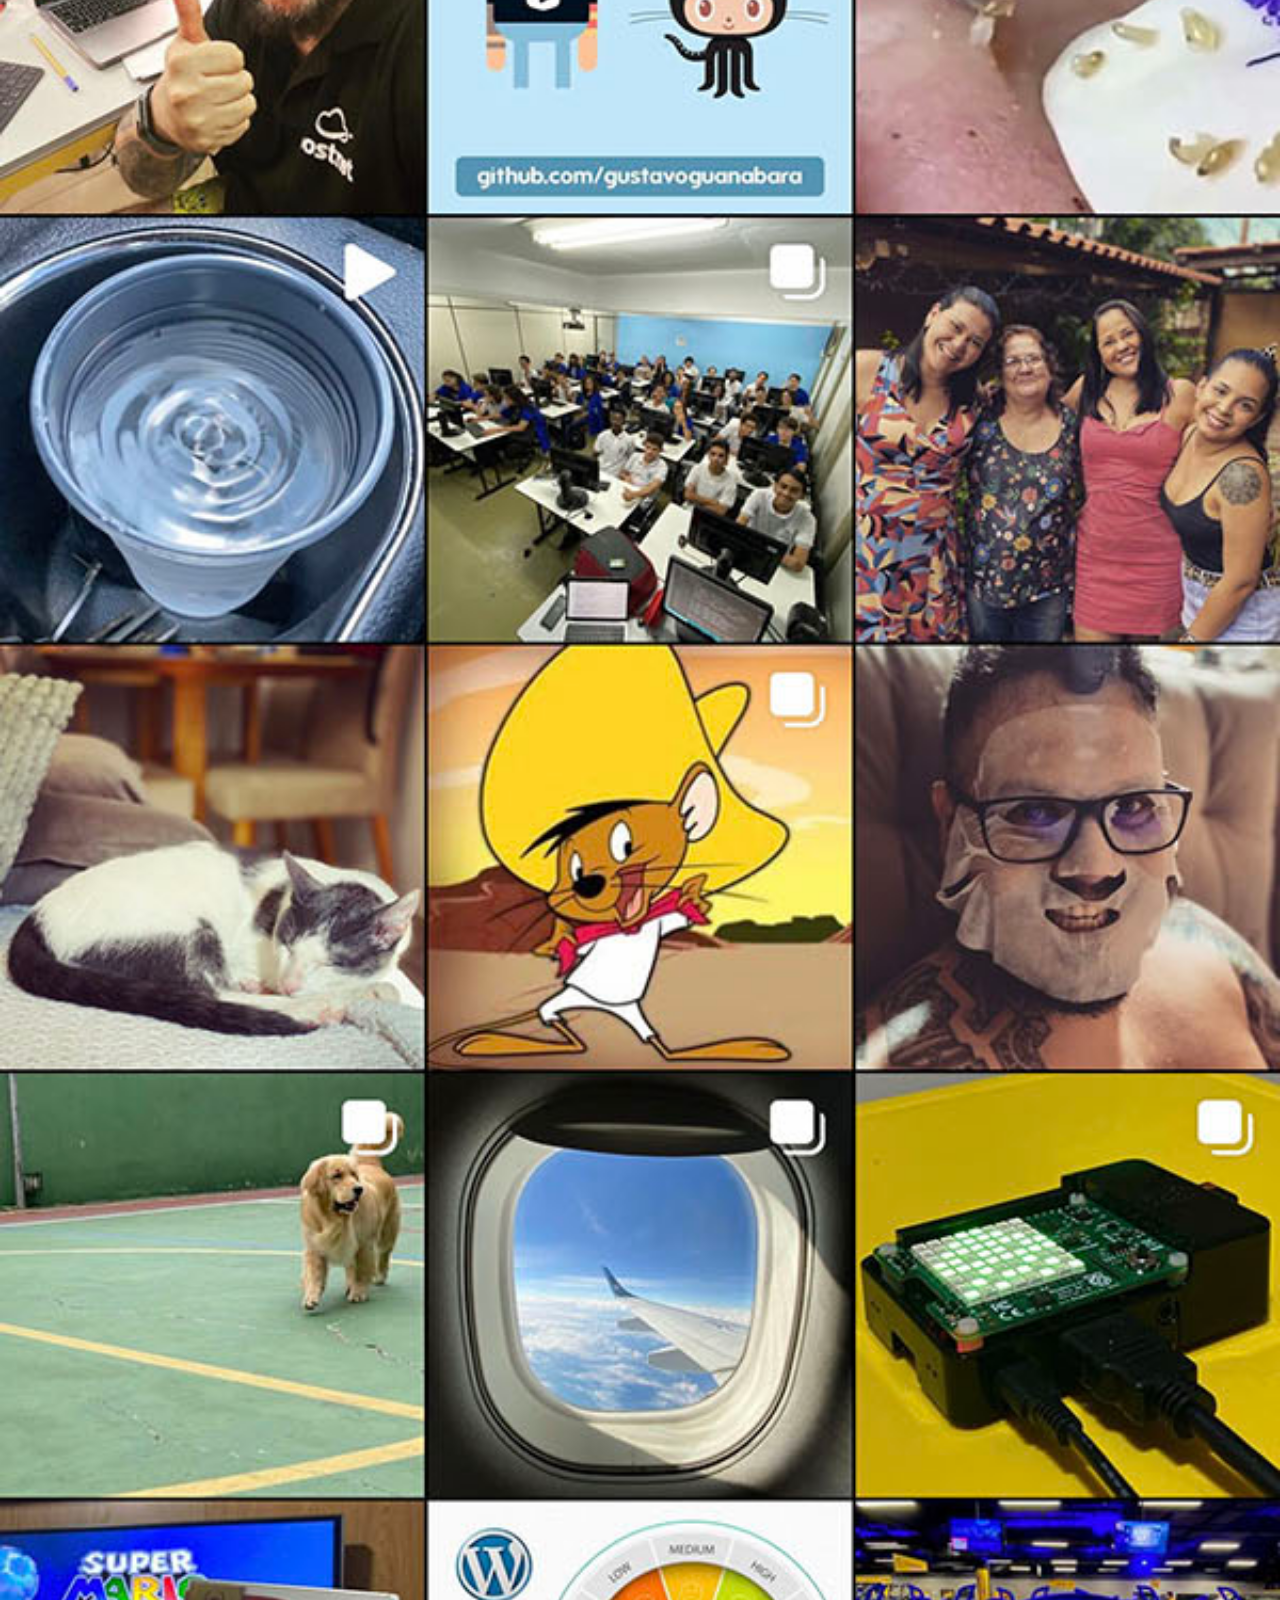
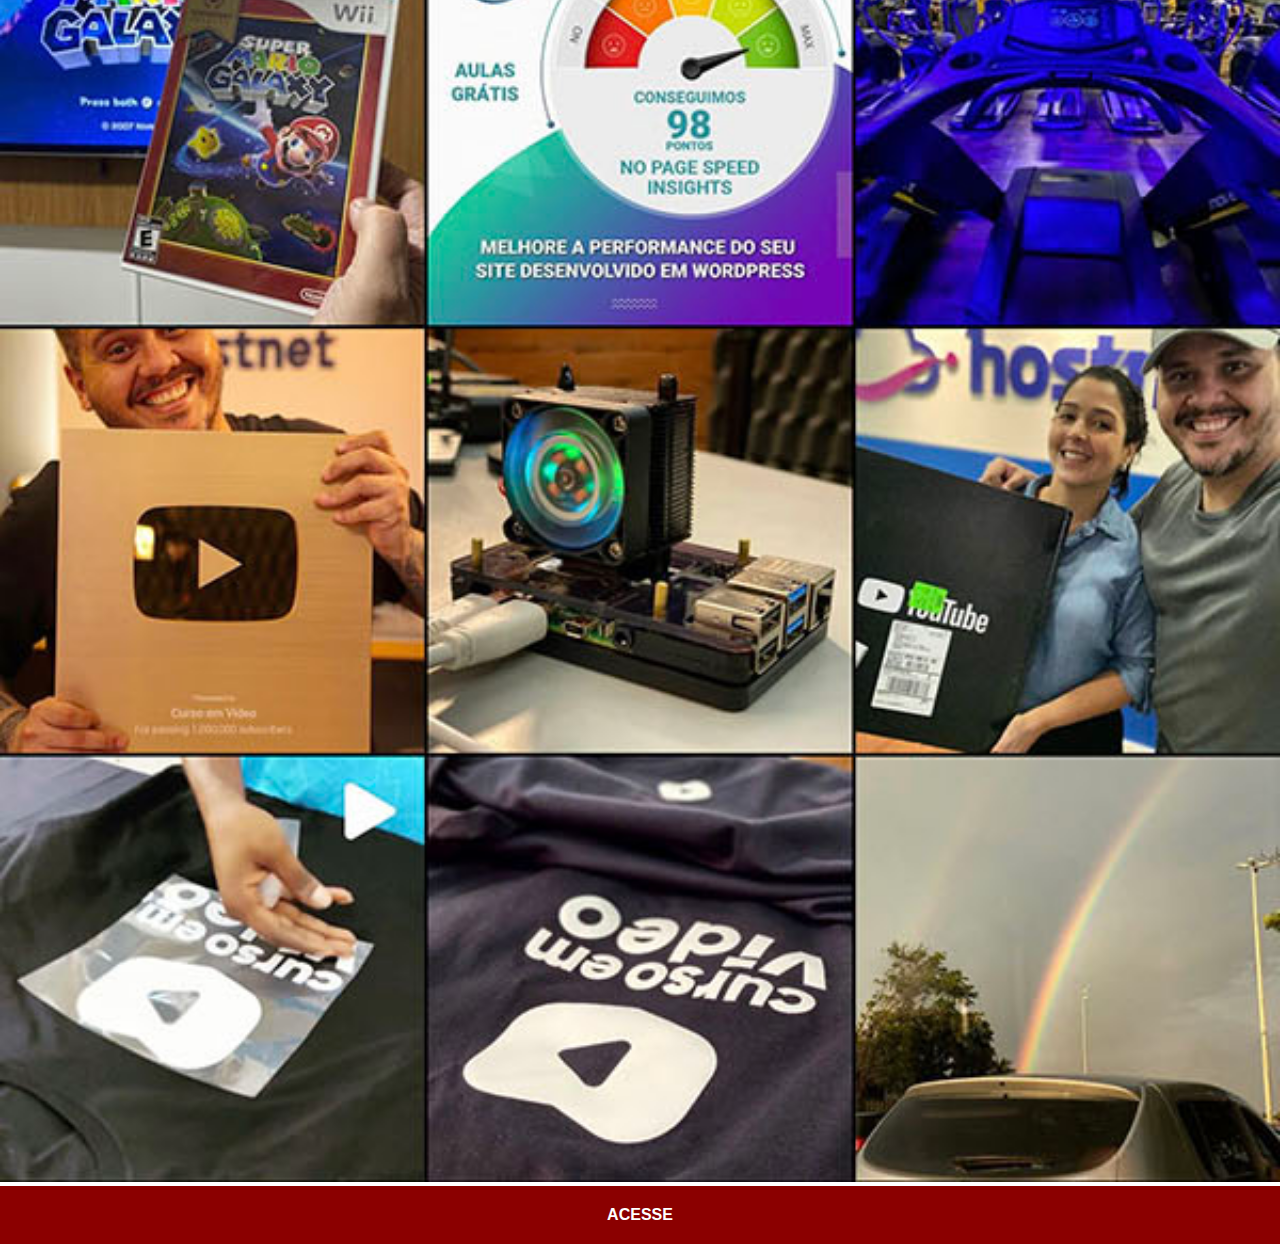
<file: instagram.html>
<!DOCTYPE html>
<html lang="en">
<head>
    <meta charset="UTF-8">
    <meta name="viewport" content="width=device-width, initial-scale=1.0">
    <title>Instagram</title>
    <link rel="stylesheet" href="estilos/social.css">
</head>
<body>
    <img src="imagens/tela-instagram.jpg" alt="Instagram">
    <a href="https://www.instagram.com./felpss._01/" target="_blank">ACESSE</a>
</body>
</html>
</file>
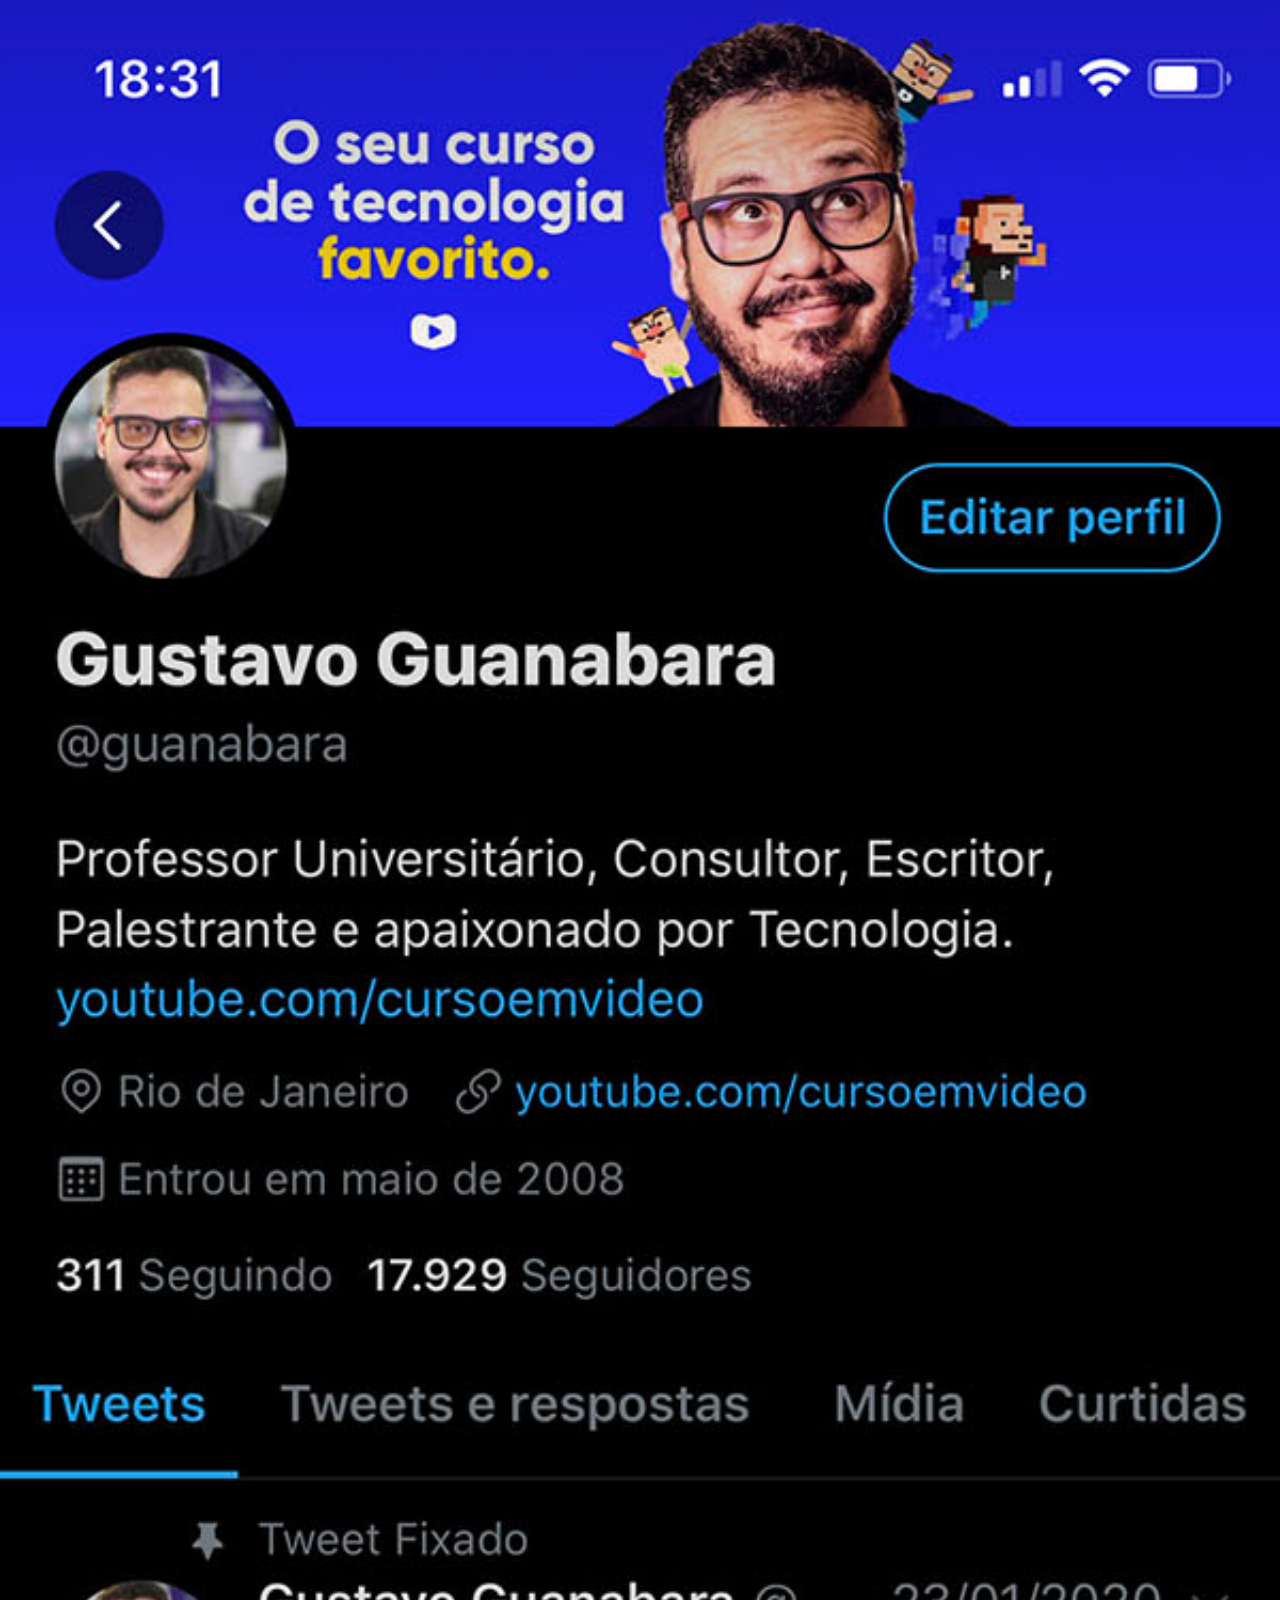
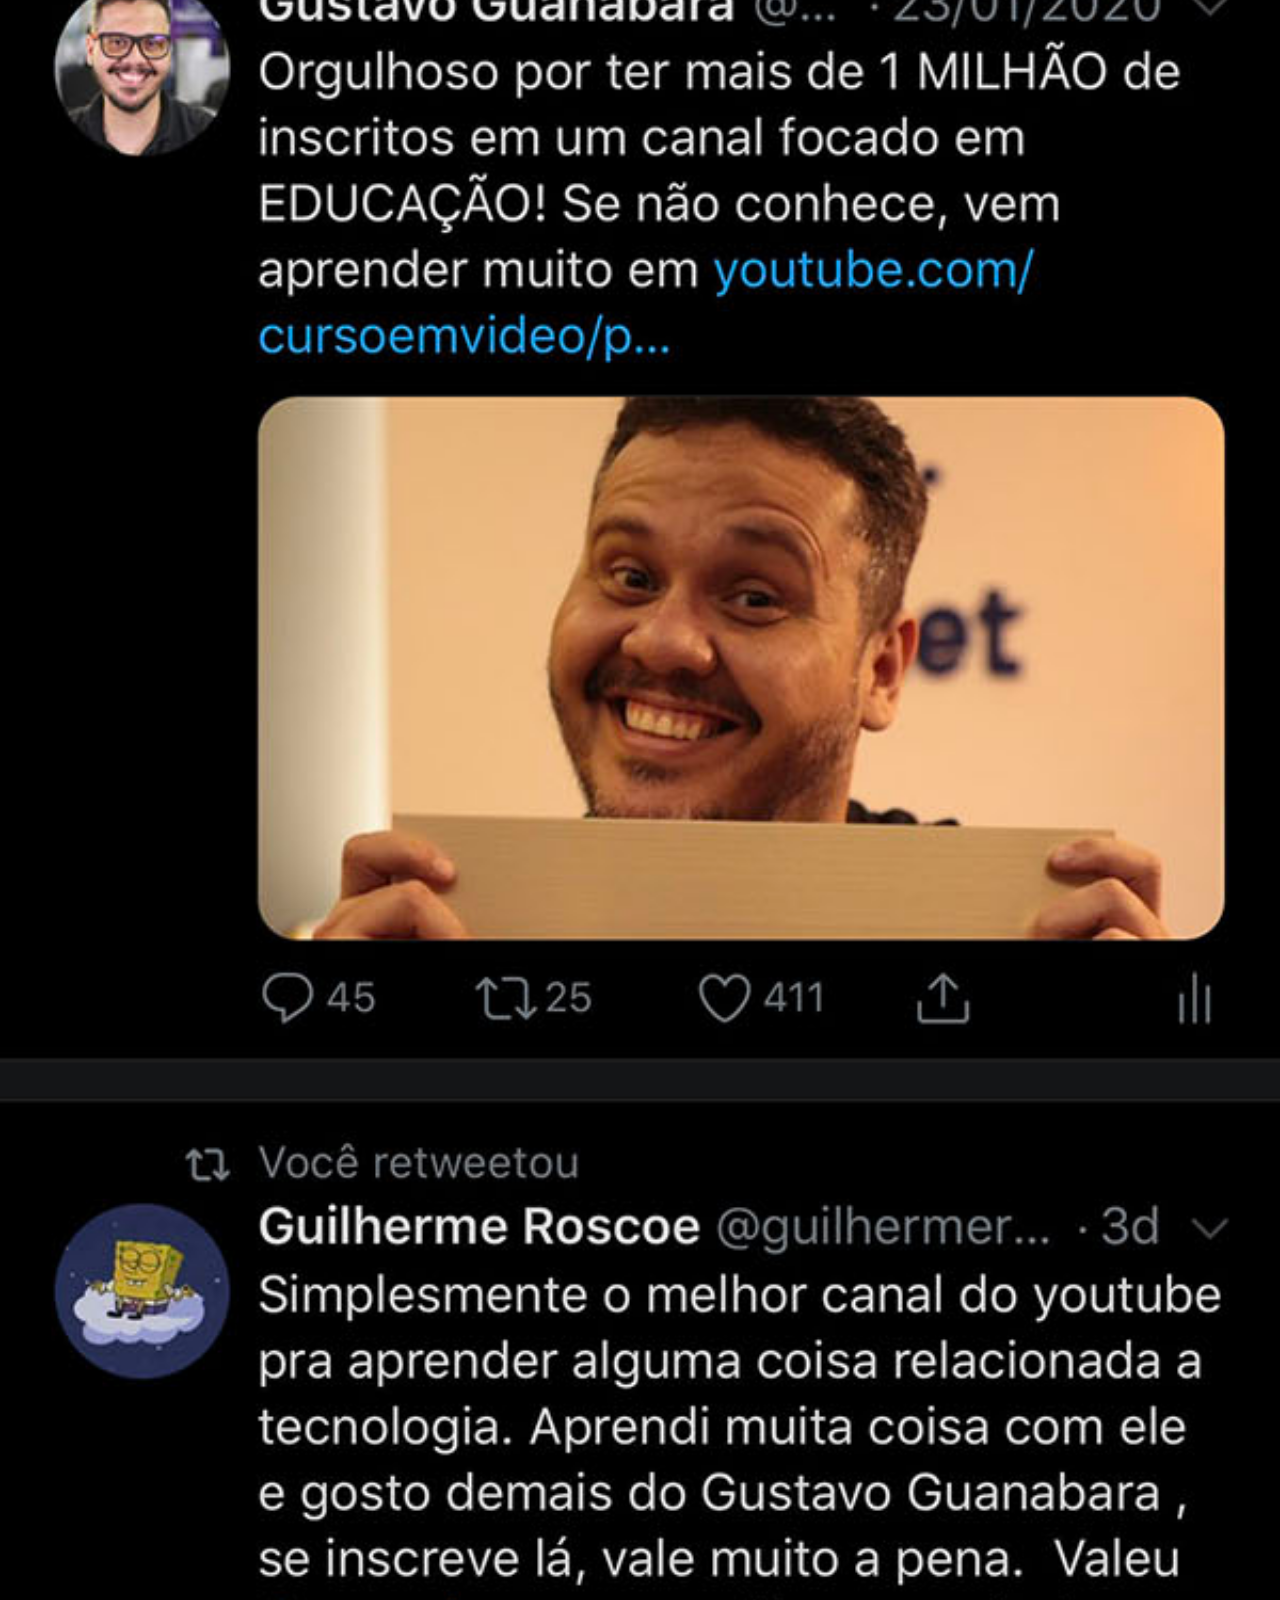
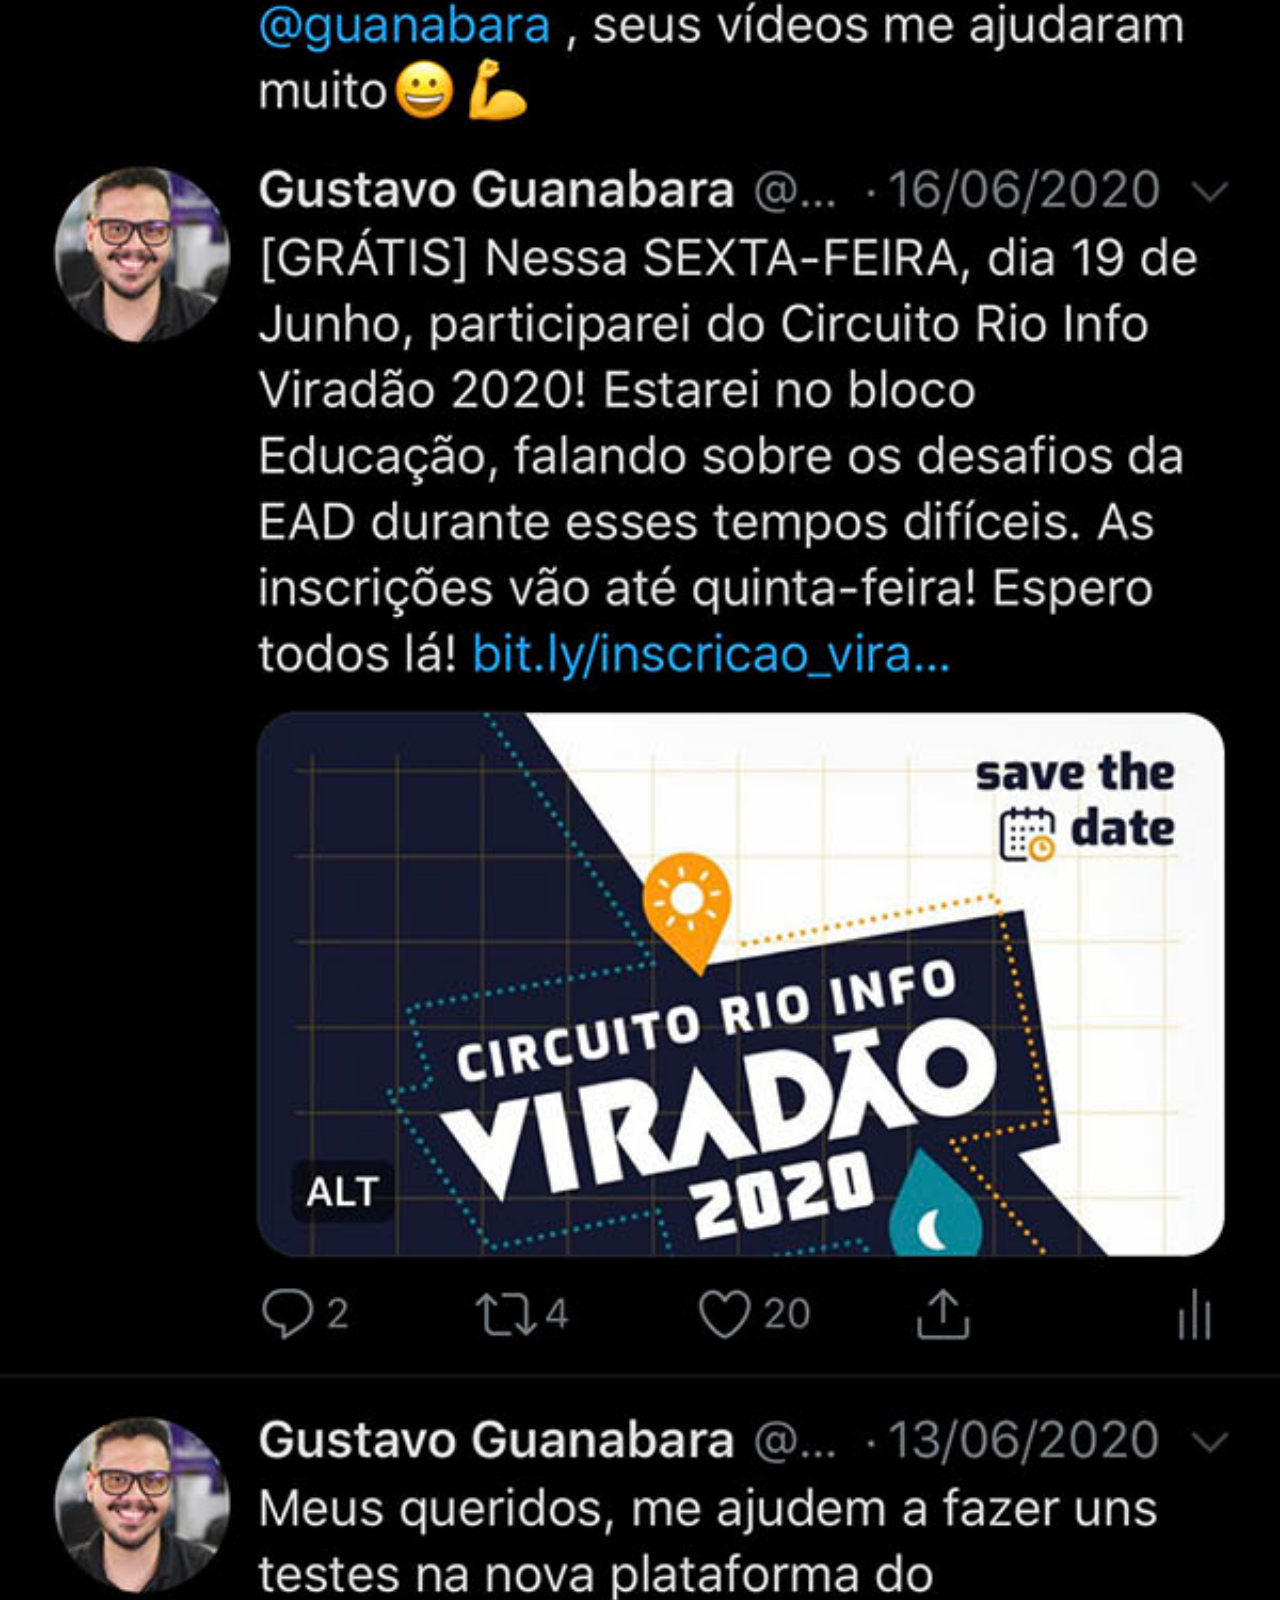
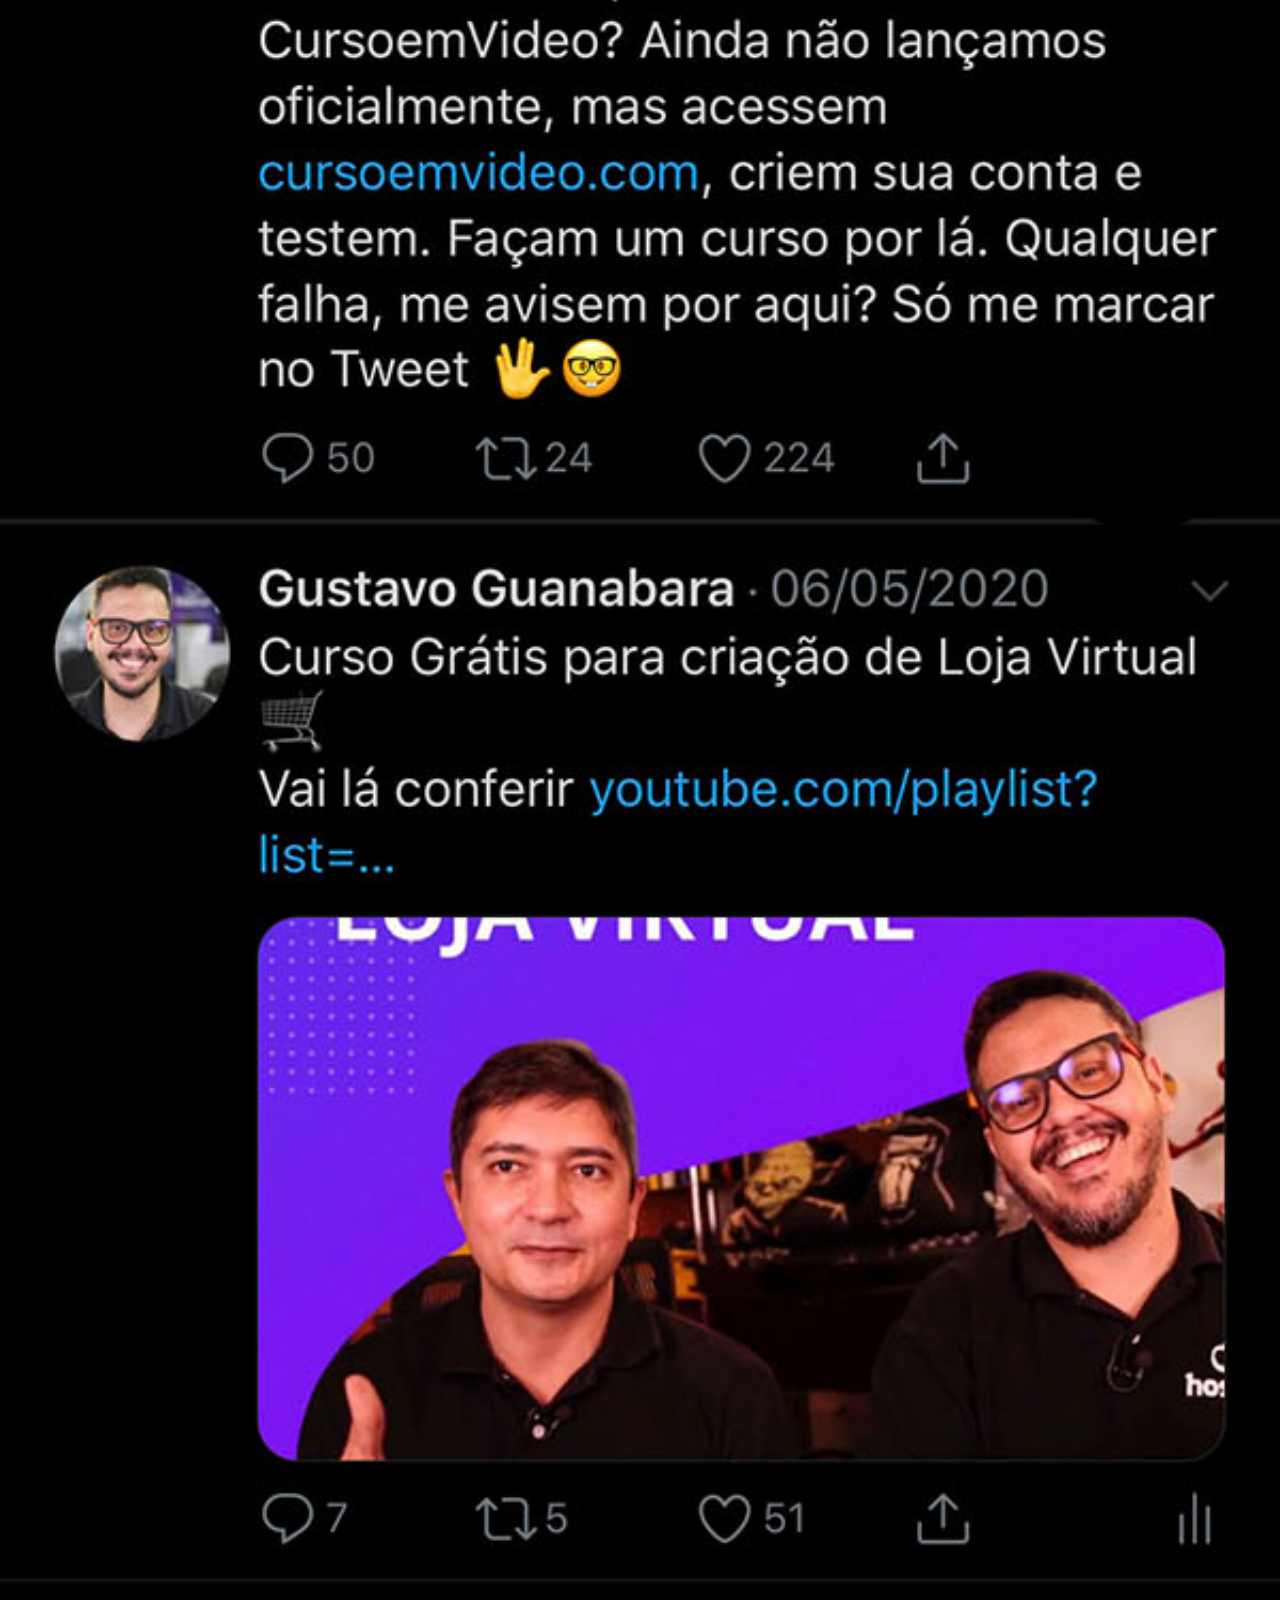
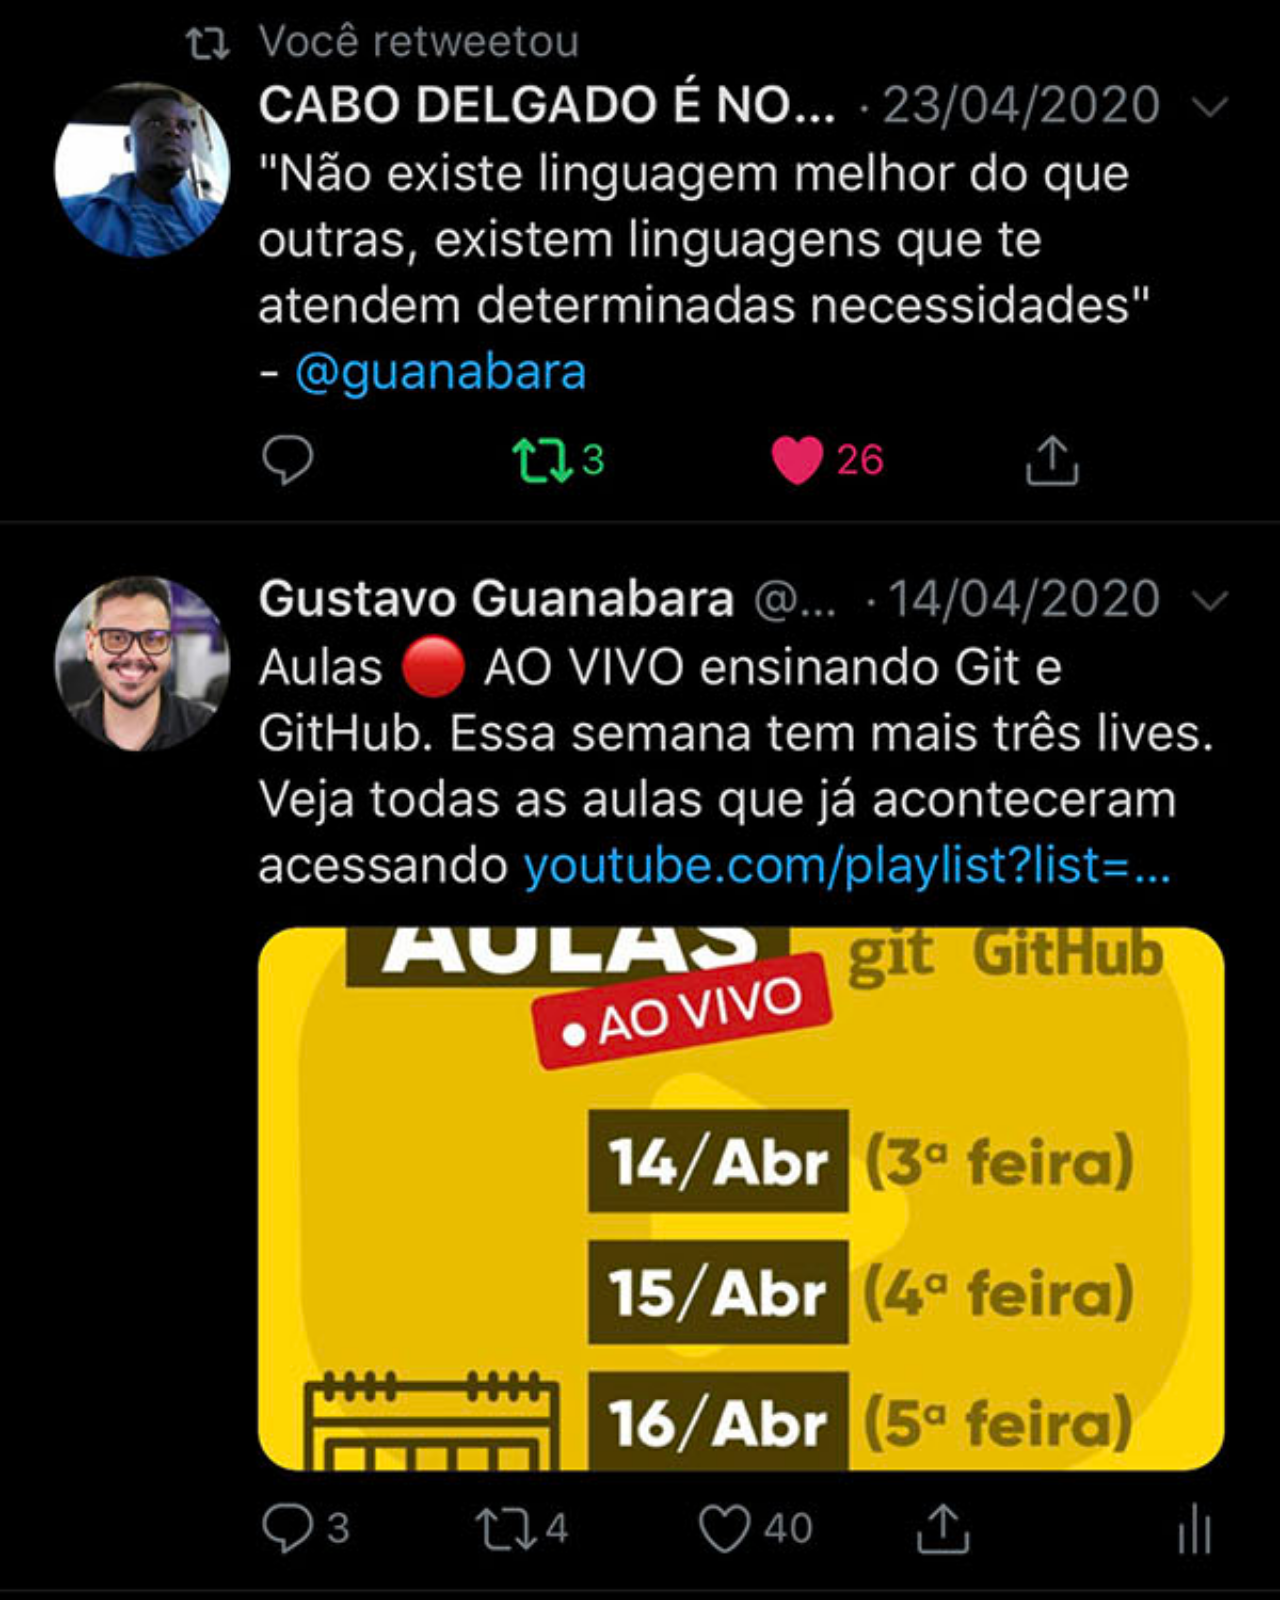
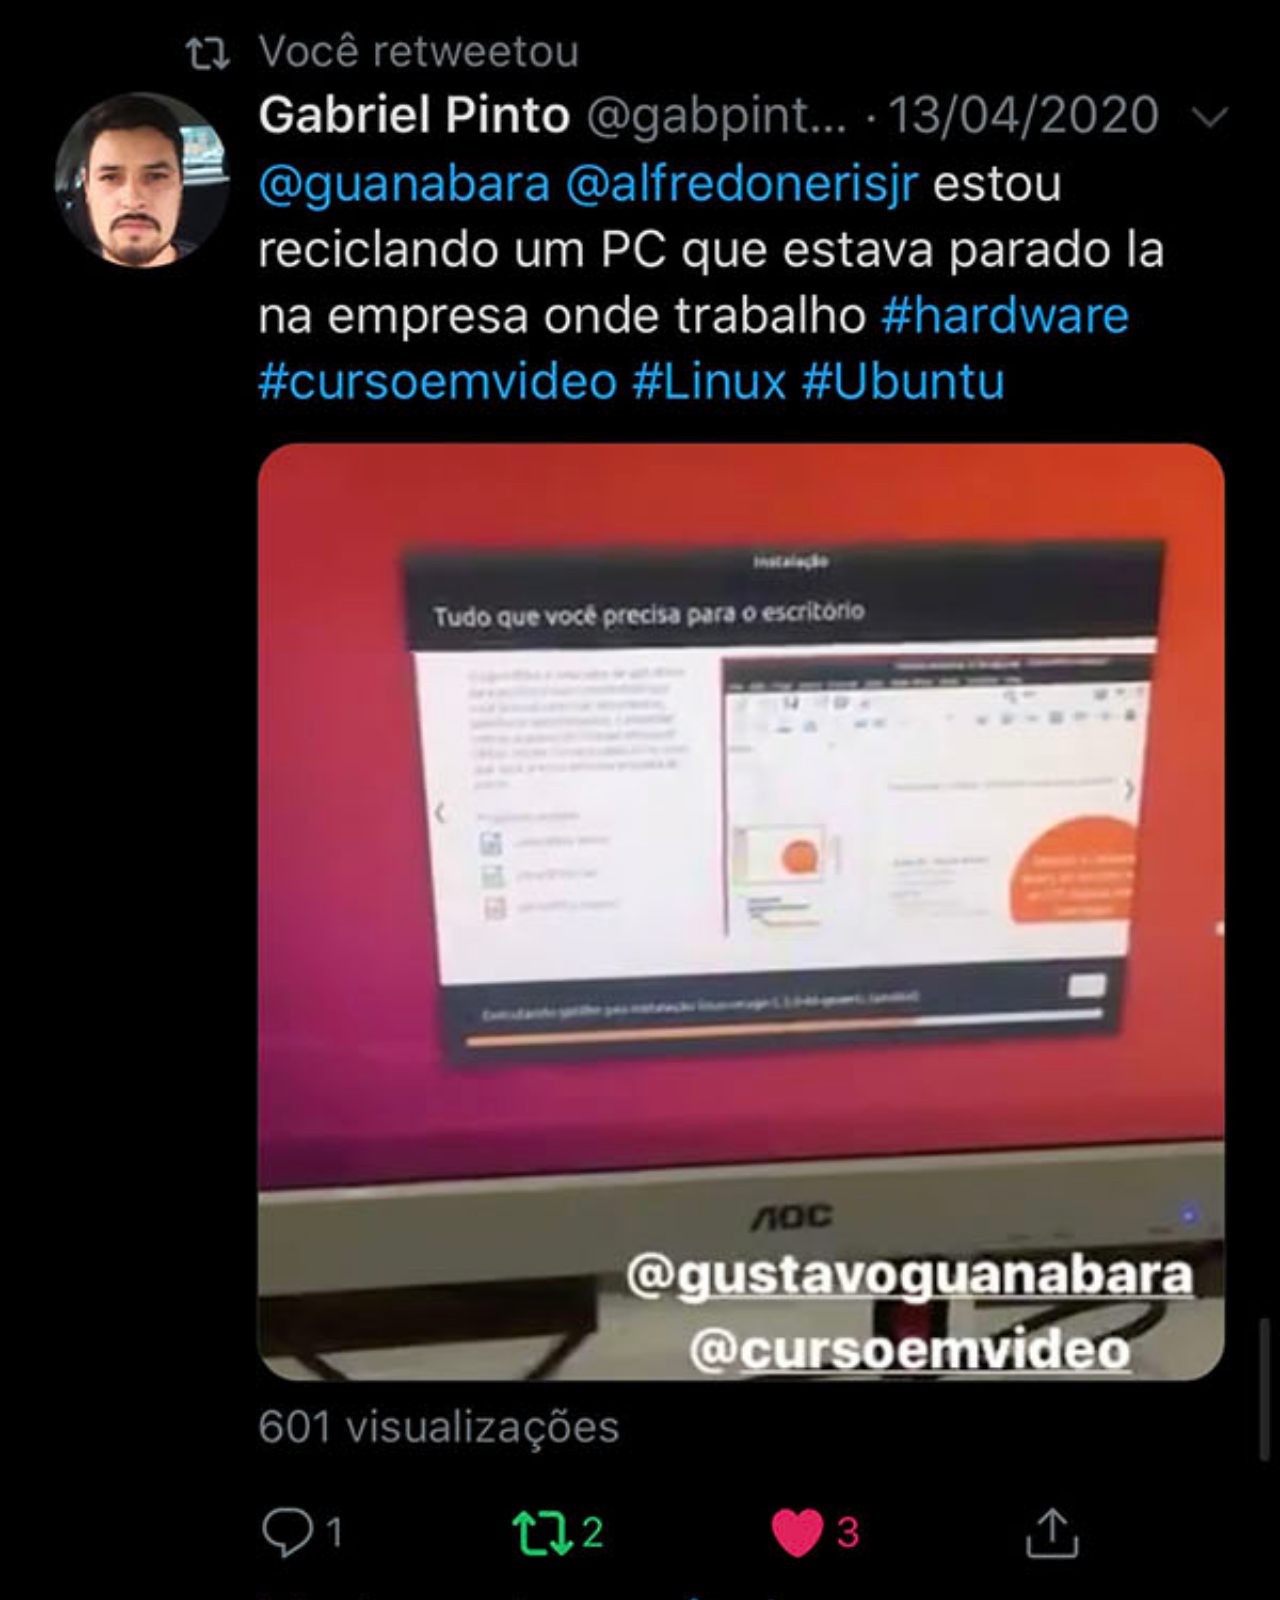
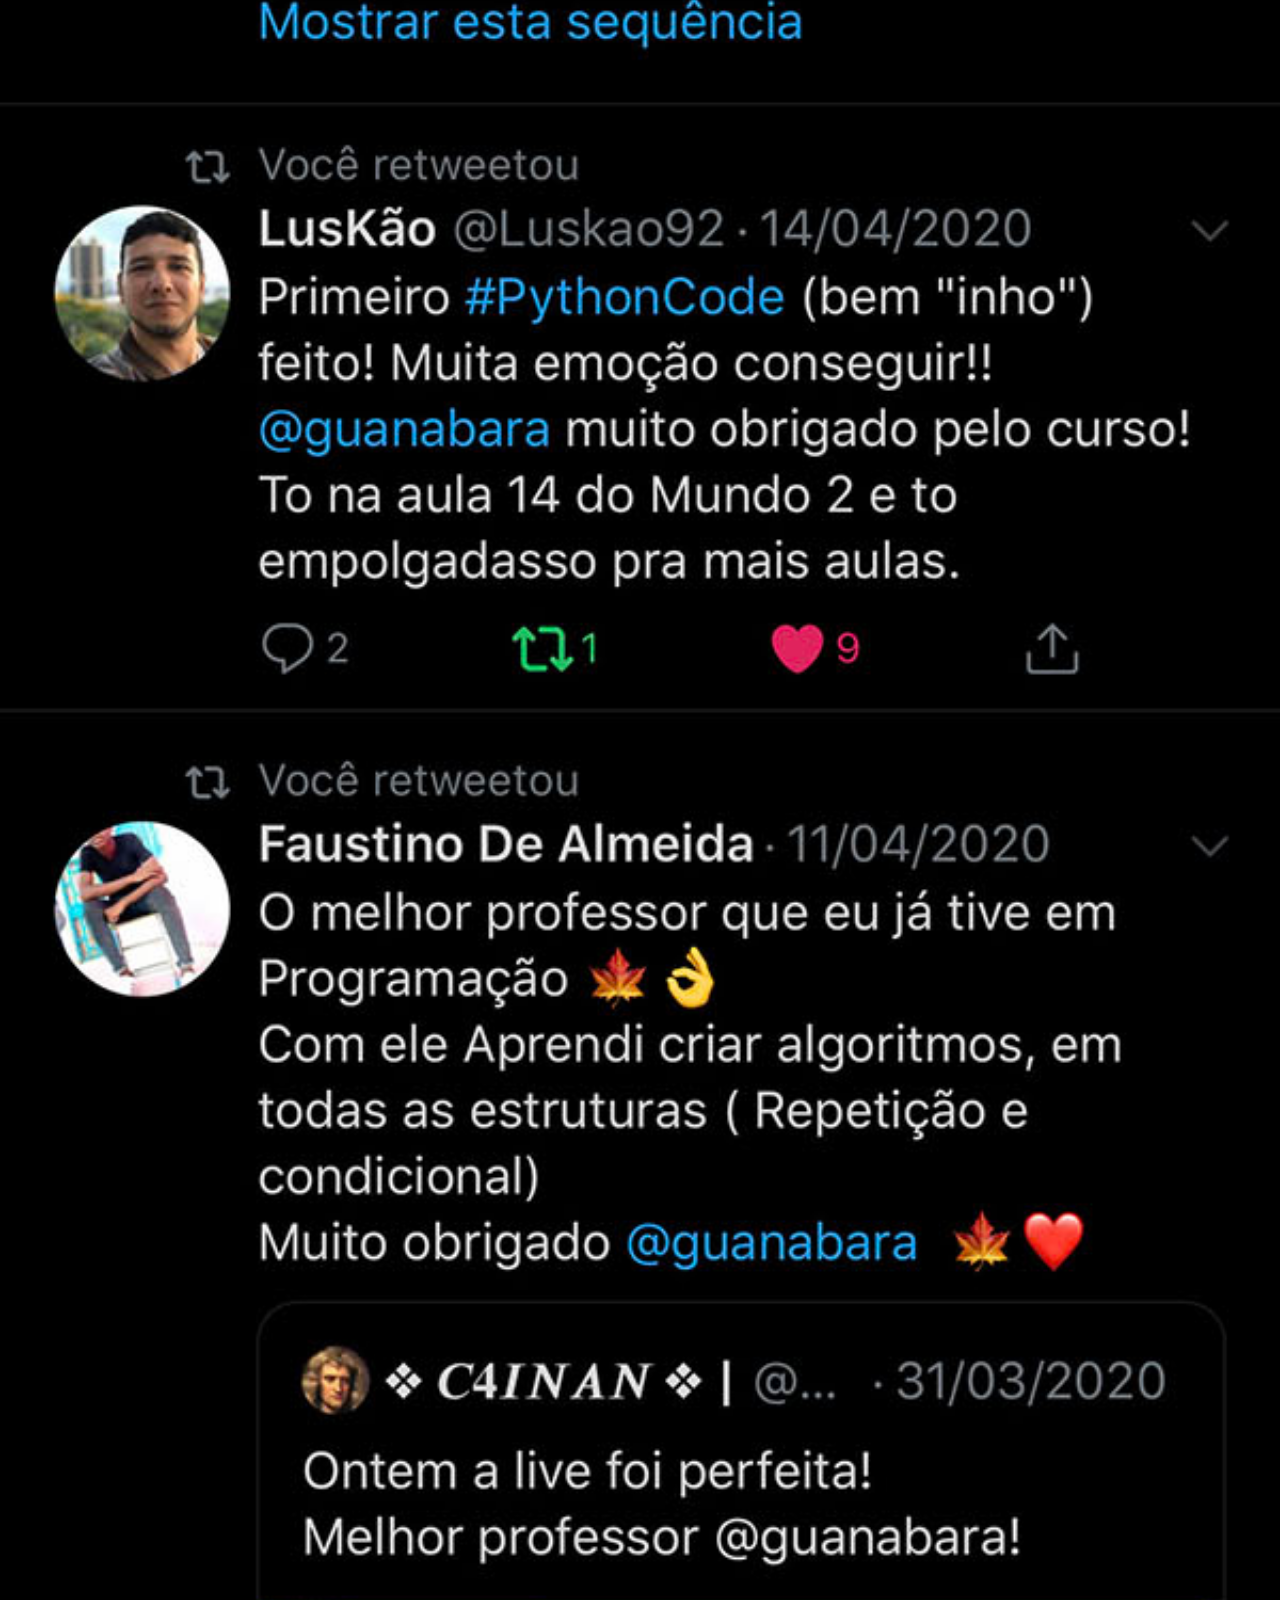
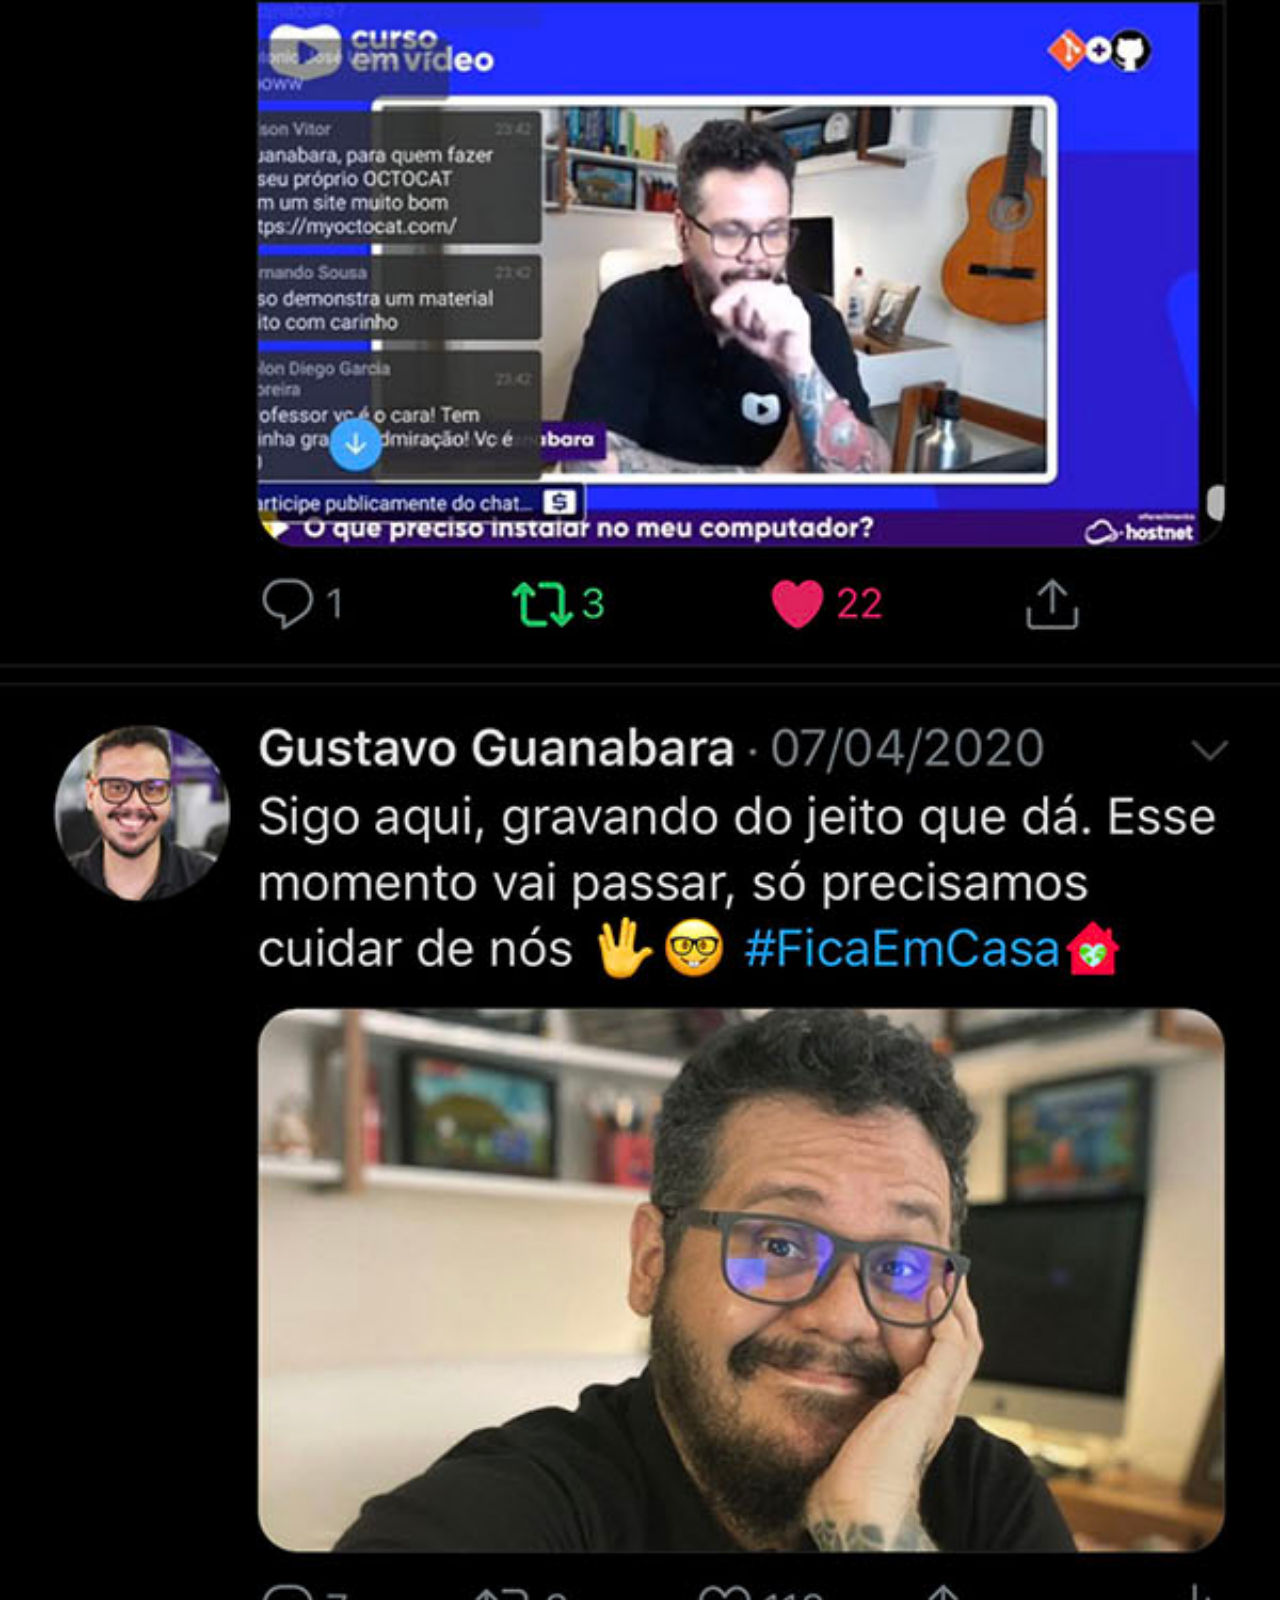
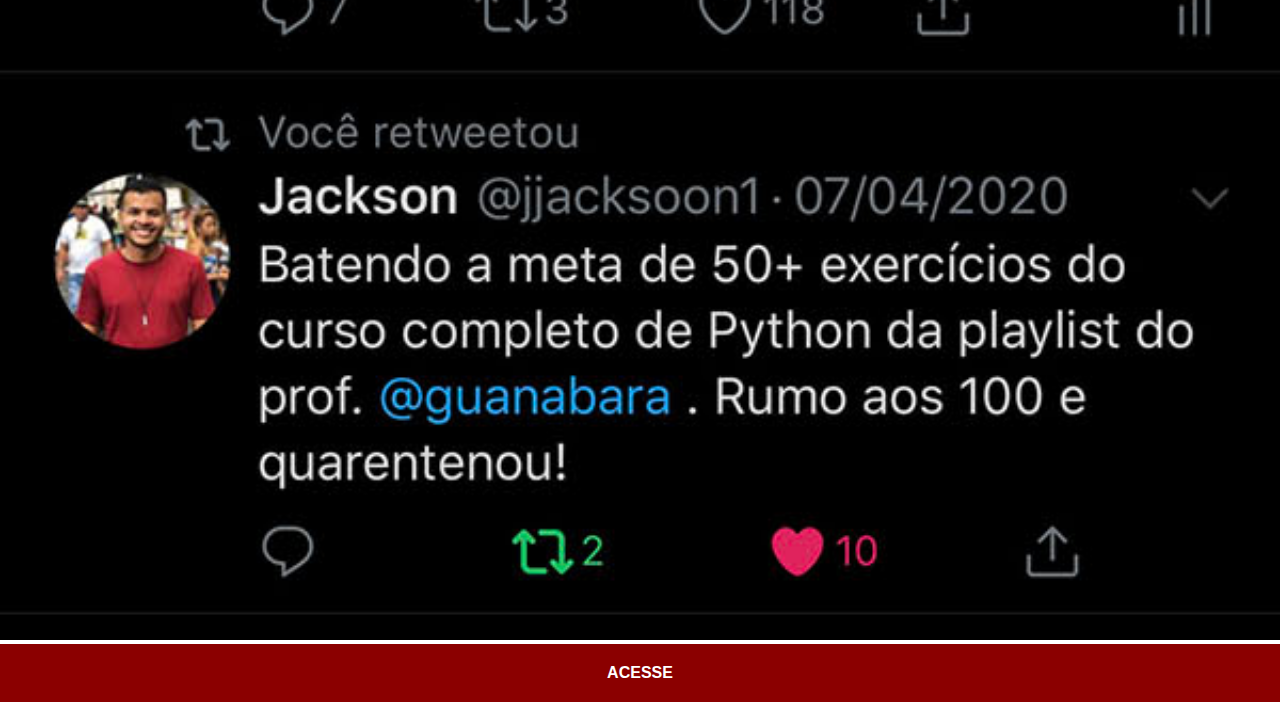
<file: twitter.html>
<!DOCTYPE html>
<html lang="en">
<head>
    <meta charset="UTF-8">
    <meta name="viewport" content="width=device-width, initial-scale=1.0">
    <title>Twitter</title>
    <link rel="stylesheet" href="estilos/social.css">
</head>
<body>
    <img src="imagens/tela-twitter.jpg" alt="Twitter">
    <a href="#" target="_blank">ACESSE</a>
</body>
</html>
</file>
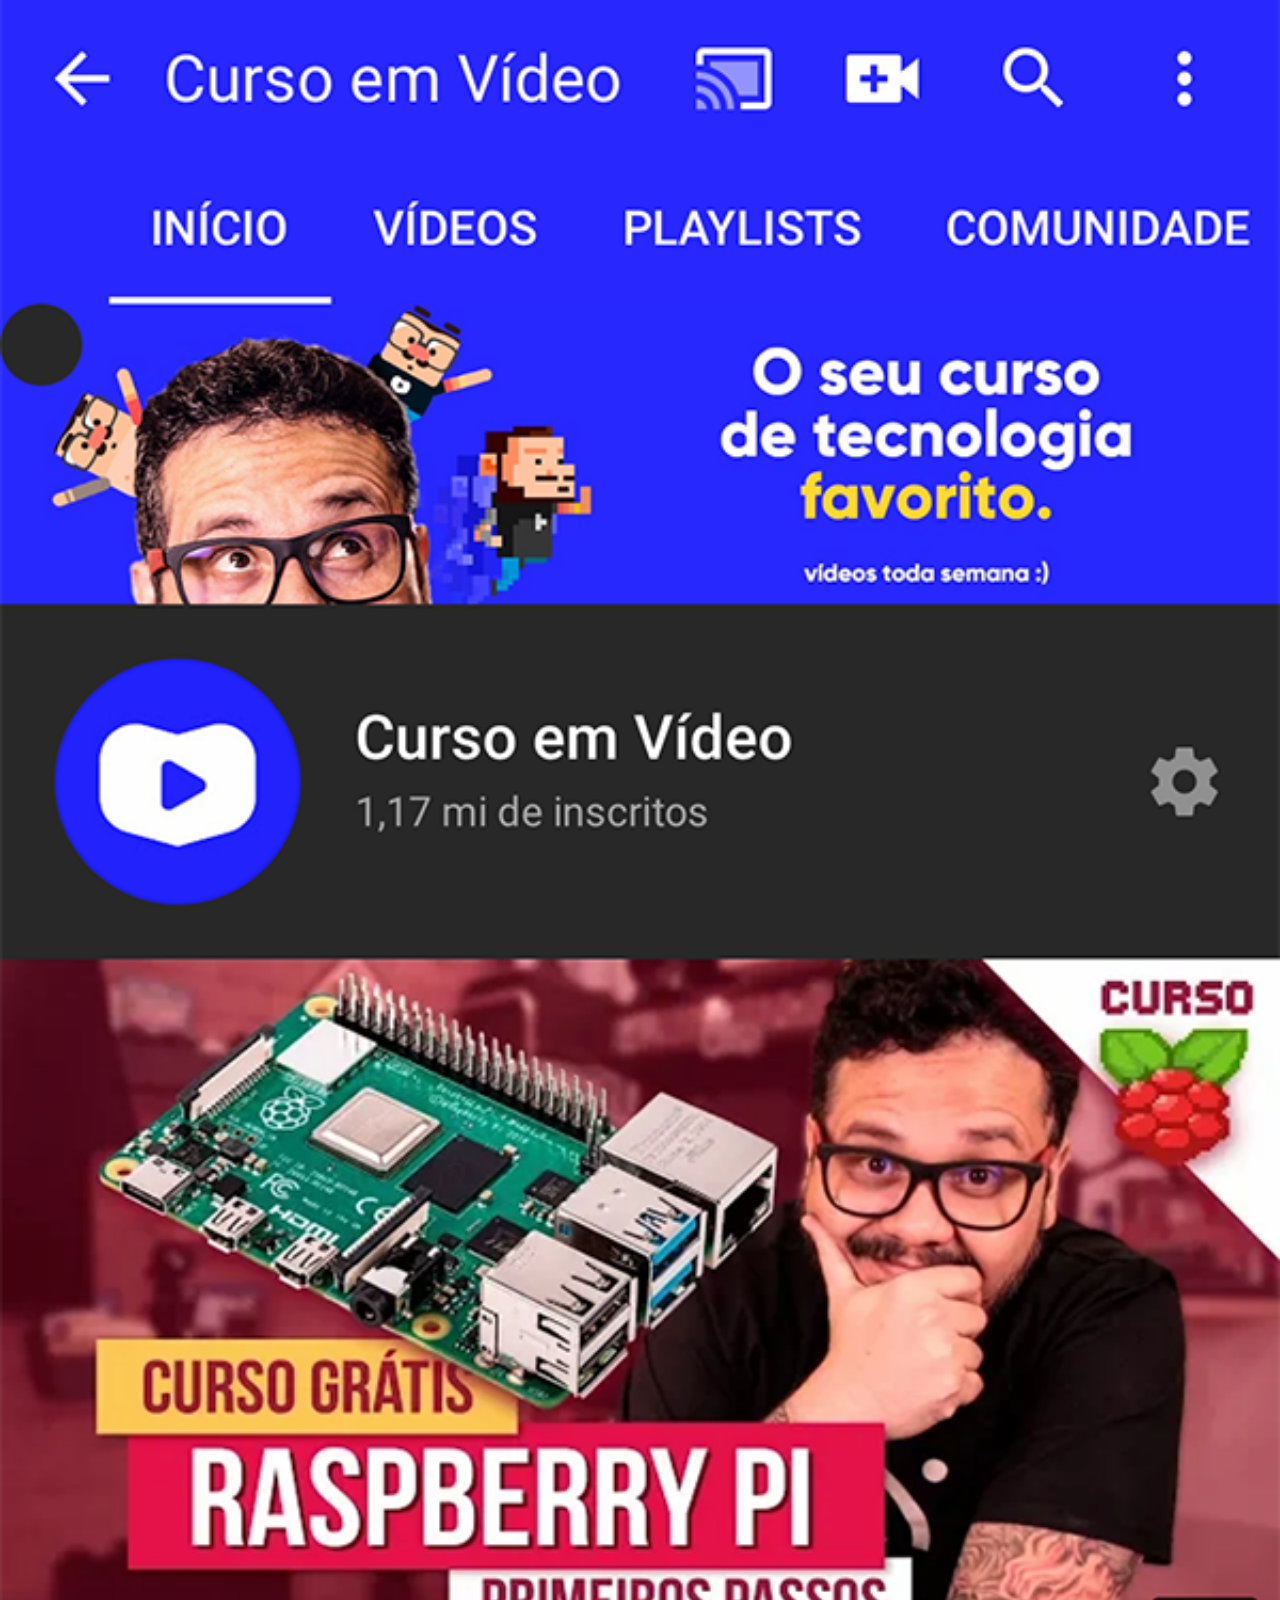
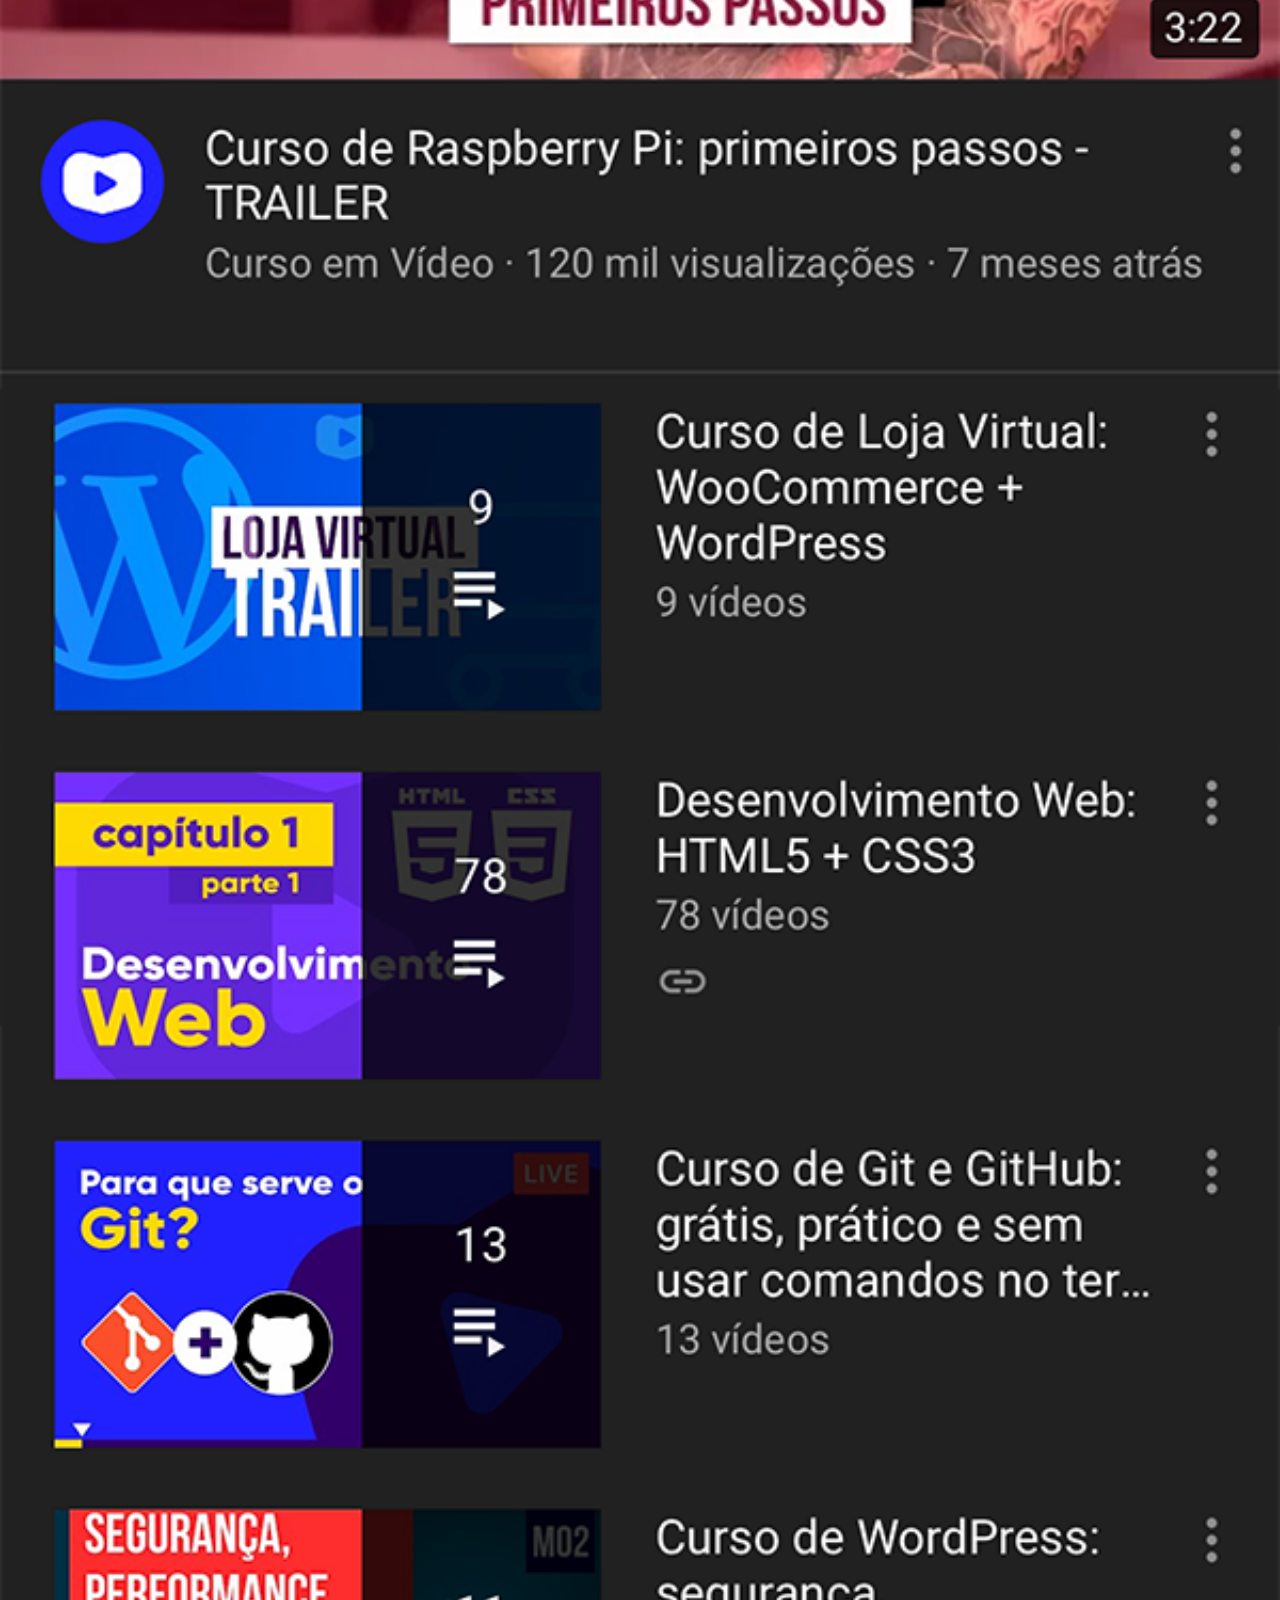
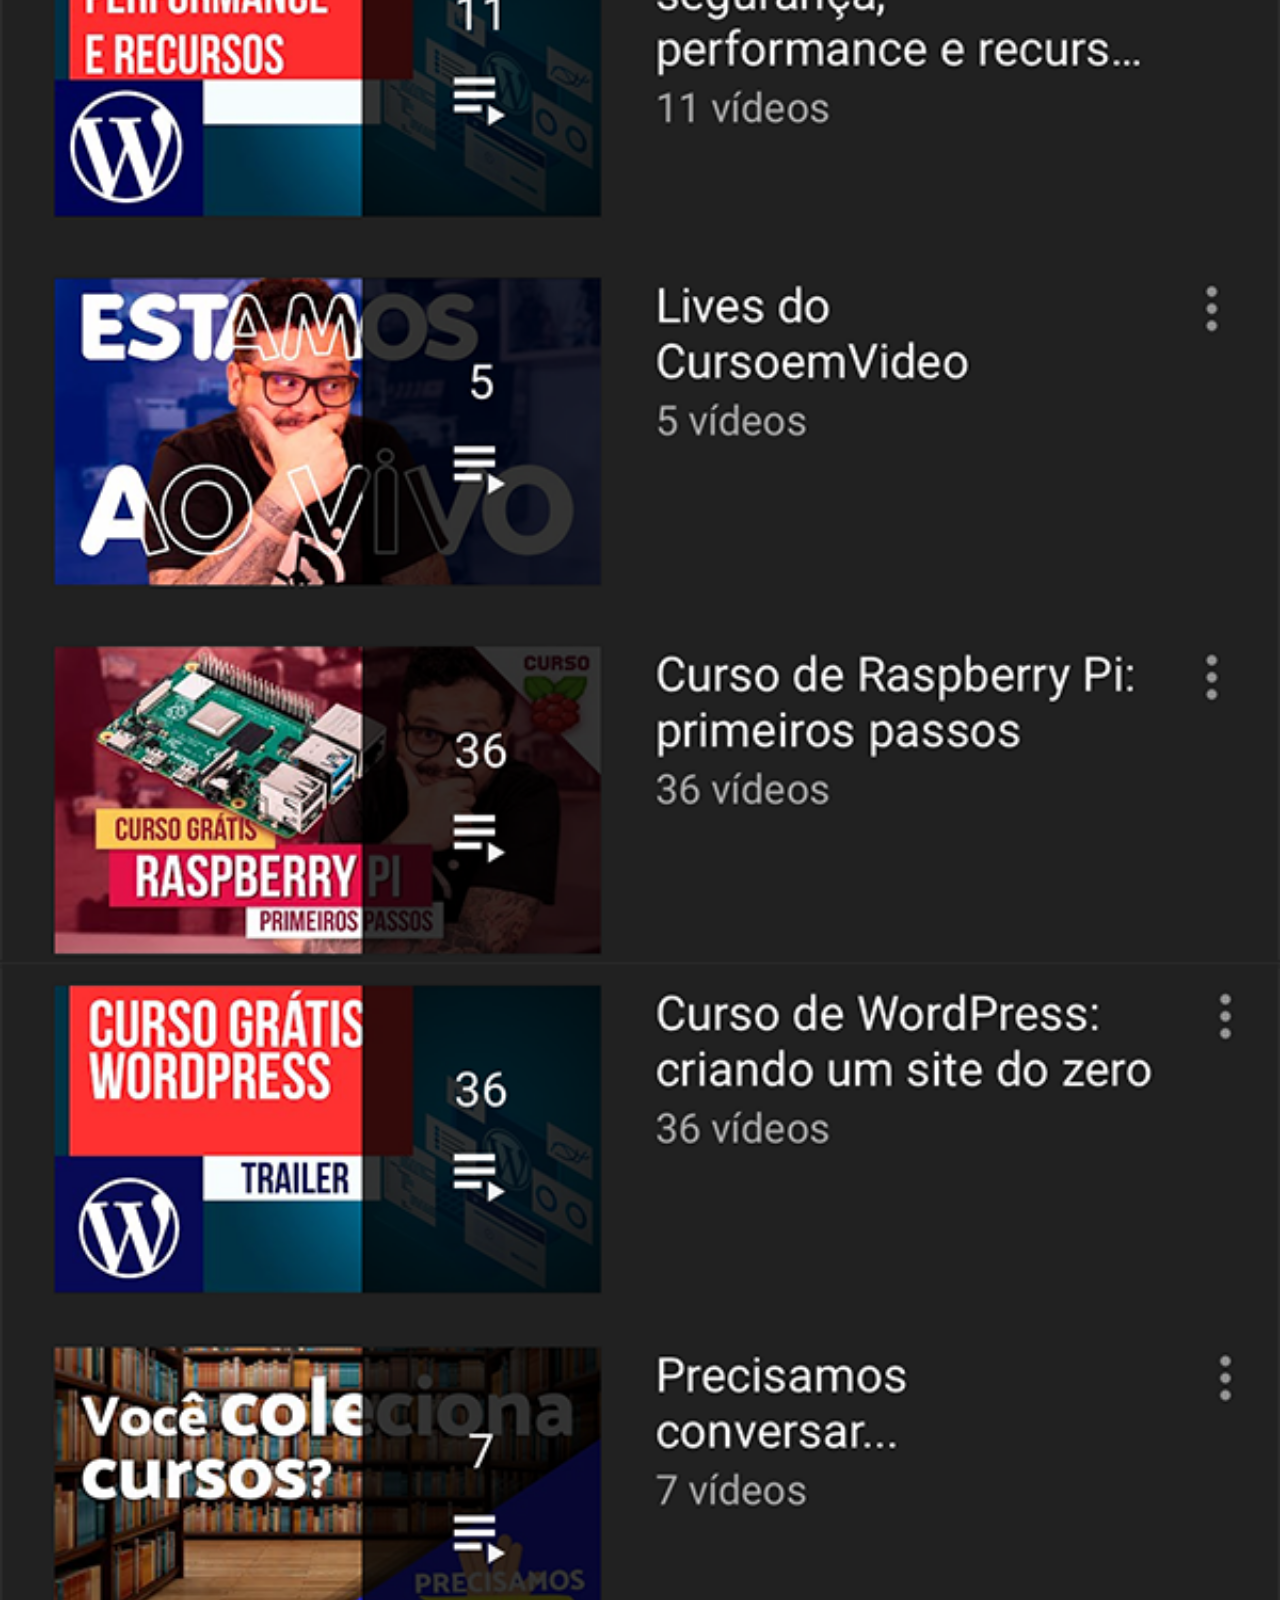
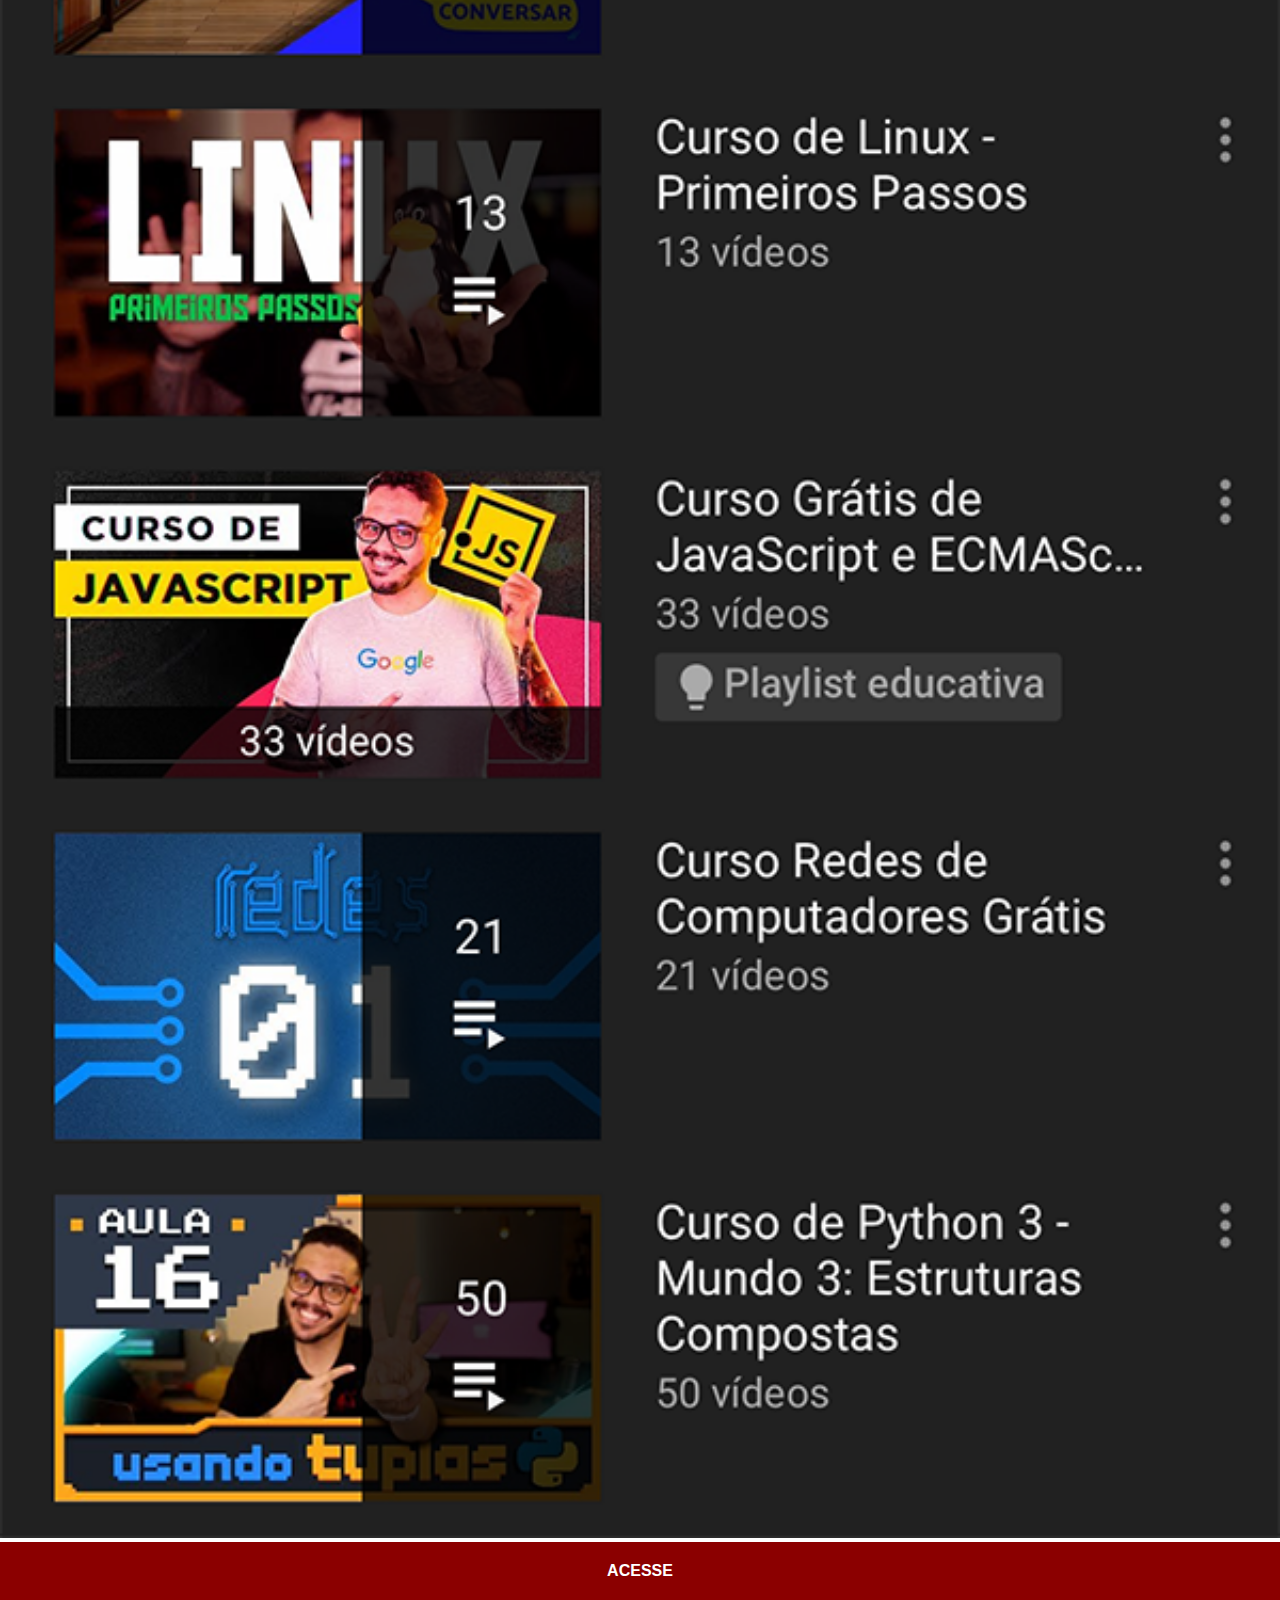
<file: youtube.html>
<!DOCTYPE html>
<html lang="en">
<head>
    <meta charset="UTF-8">
    <meta name="viewport" content="width=device-width, initial-scale=1.0">
    <title>YouTube</title>
    <link rel="stylesheet" href="estilos/social.css">
</head>
<body>
    <img src="imagens/tela-youtube.png" alt="Youtube">
    <a href="https://www.youtube.com/@cursoemvideo" target="_blank">ACESSE</a>
</body>
</html>
</file>
<file: estilos/style.css>
@charset "UTF-8";

* {
    margin: 0px;
    padding: 0px;
    font-family: Arial, Helvetica, sans-serif;
}

html, body {
    height: 100vh;
    width: 100vw;
    background-color: black;
}

body {
    background: url(../imagens/fundo-madeira.jpg) no-repeat top center;
    background-size: cover;
    background-attachment: fixed;
}

main {
    height: 100vh;
    position: relative;
}

section#telefone {
    position: absolute;
    top: 50%;
    left: 50%;
    transform: translate(-50%, -50%);

    height: 627px;
    width: 311px;
    background: url('../imagens/frame-iphone.png') no-repeat;
}

#tela {
    position: relative;
    top: 80px;
    left: 22px;
    width: 267px;
    height: 471px;
}

#redes-sociais {
    text-align: right;
}

section#redes-sociais img {
    width: 50px;
    margin: 10px;
    border-radius: 50%;
    box-shadow: 2px 2px rgba(0, 0, 0, 0.548);
    box-sizing: border-box;
}

#redes-sociais img:hover {
    border: 2px solid rgba(255, 255, 255, 0.603);
    transform: translate(-3px, -3px);
    box-shadow: 5px 5px 10px rgba(0, 0, 0, 0.726);
    transition: transform .3s, border 1s;
}
</file>
<file: estilos/social.css>
@charset "UTF-8";

* {
    margin: 0px;
    padding: 0px;
    font-family: Arial, Helvetica, sans-serif;
}

::-webkit-scrollbar {
    width: 0px;
    height: 0px;
}

img {
    width: 100vw;
}
a {
    display: block;
    background-color: darkred;
    color: white;
    padding: 20px;
    text-align: center;
    font-weight: bolder;
    text-decoration: none;
}

a:hover {
    background-color: red;
}
</file>
